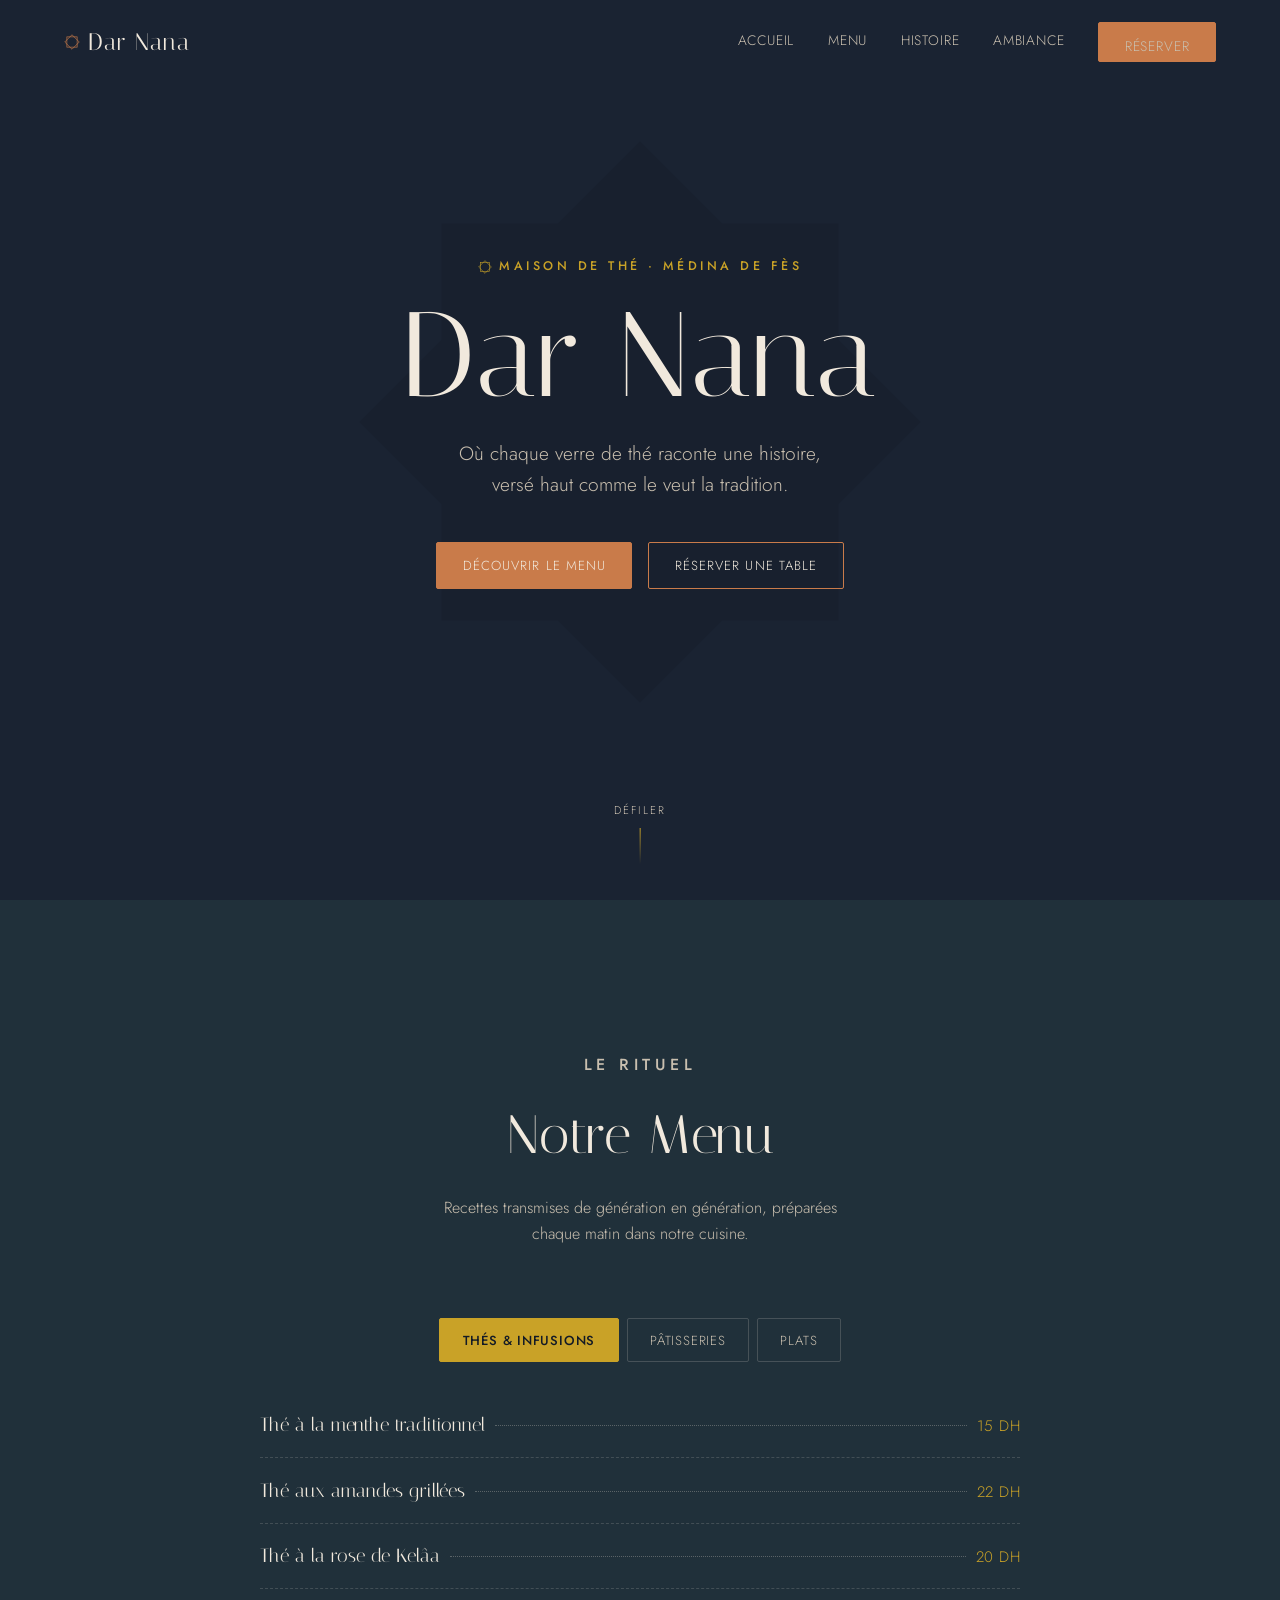
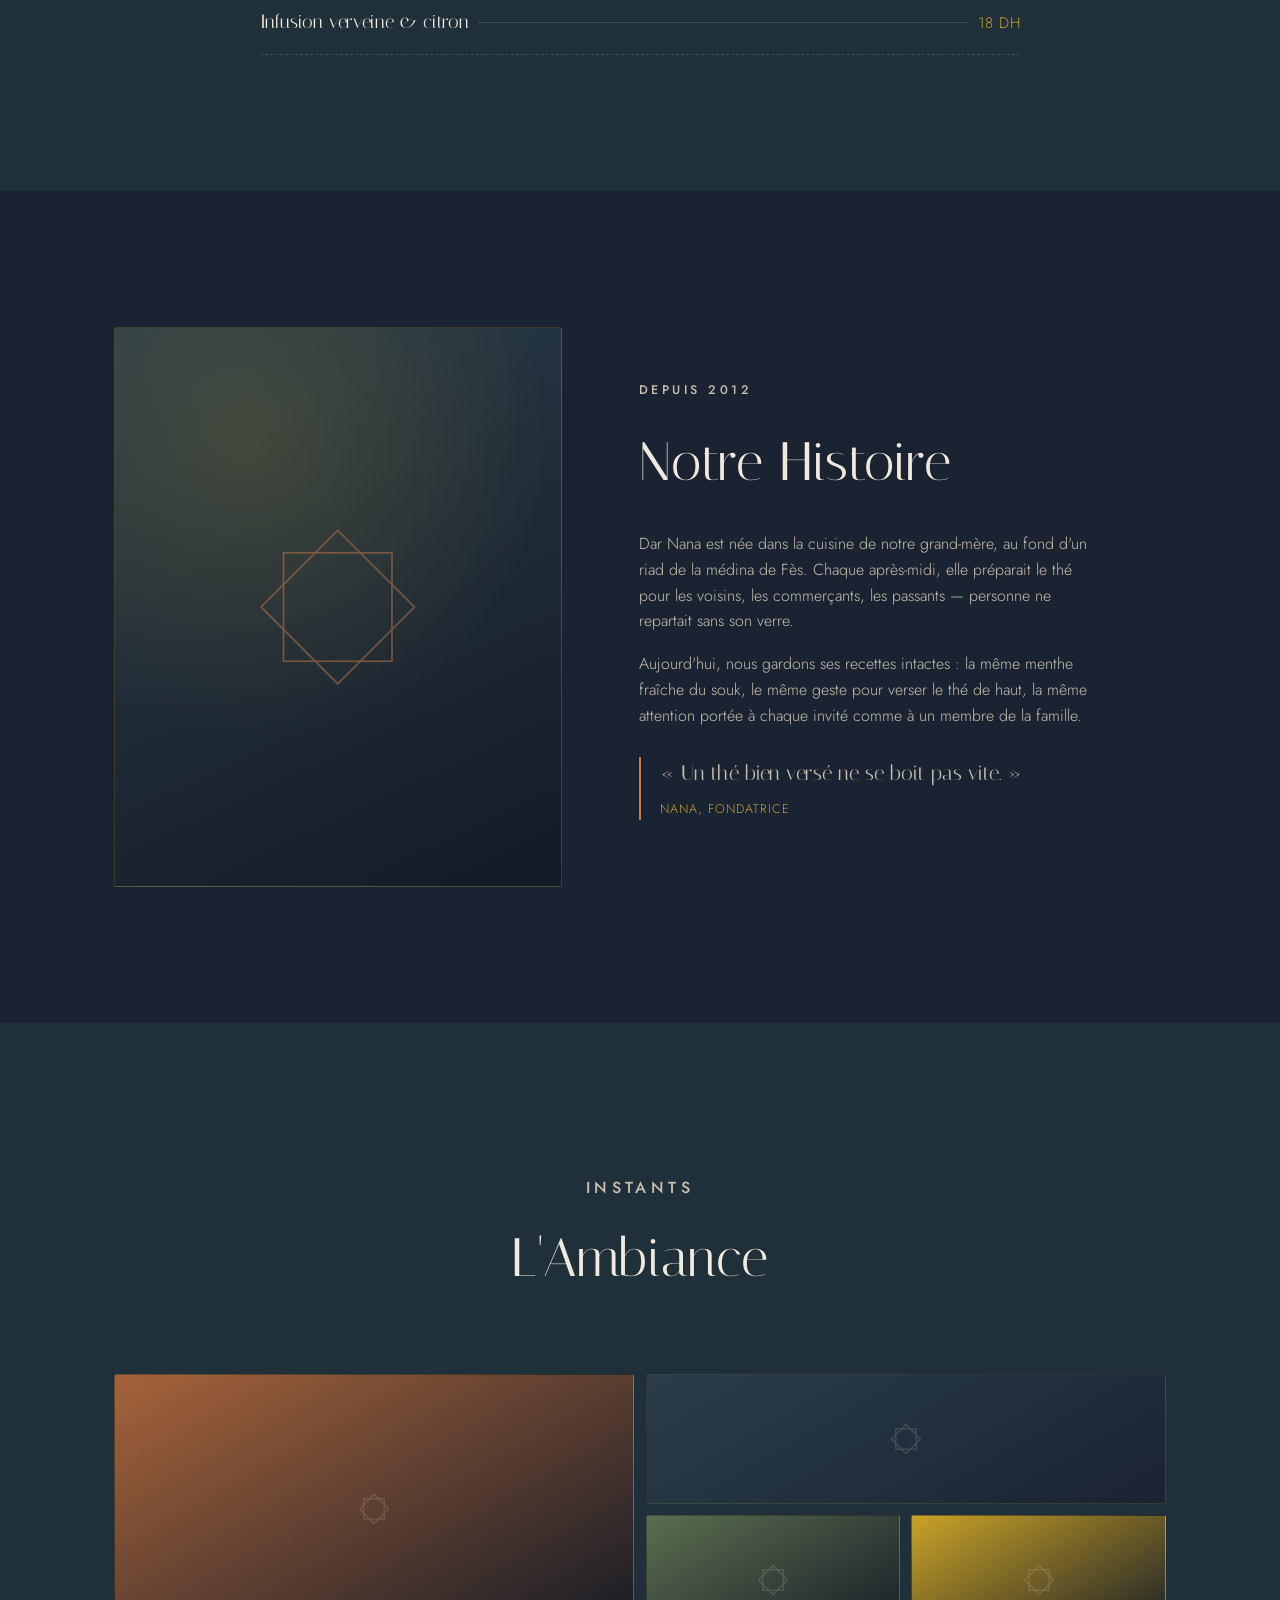
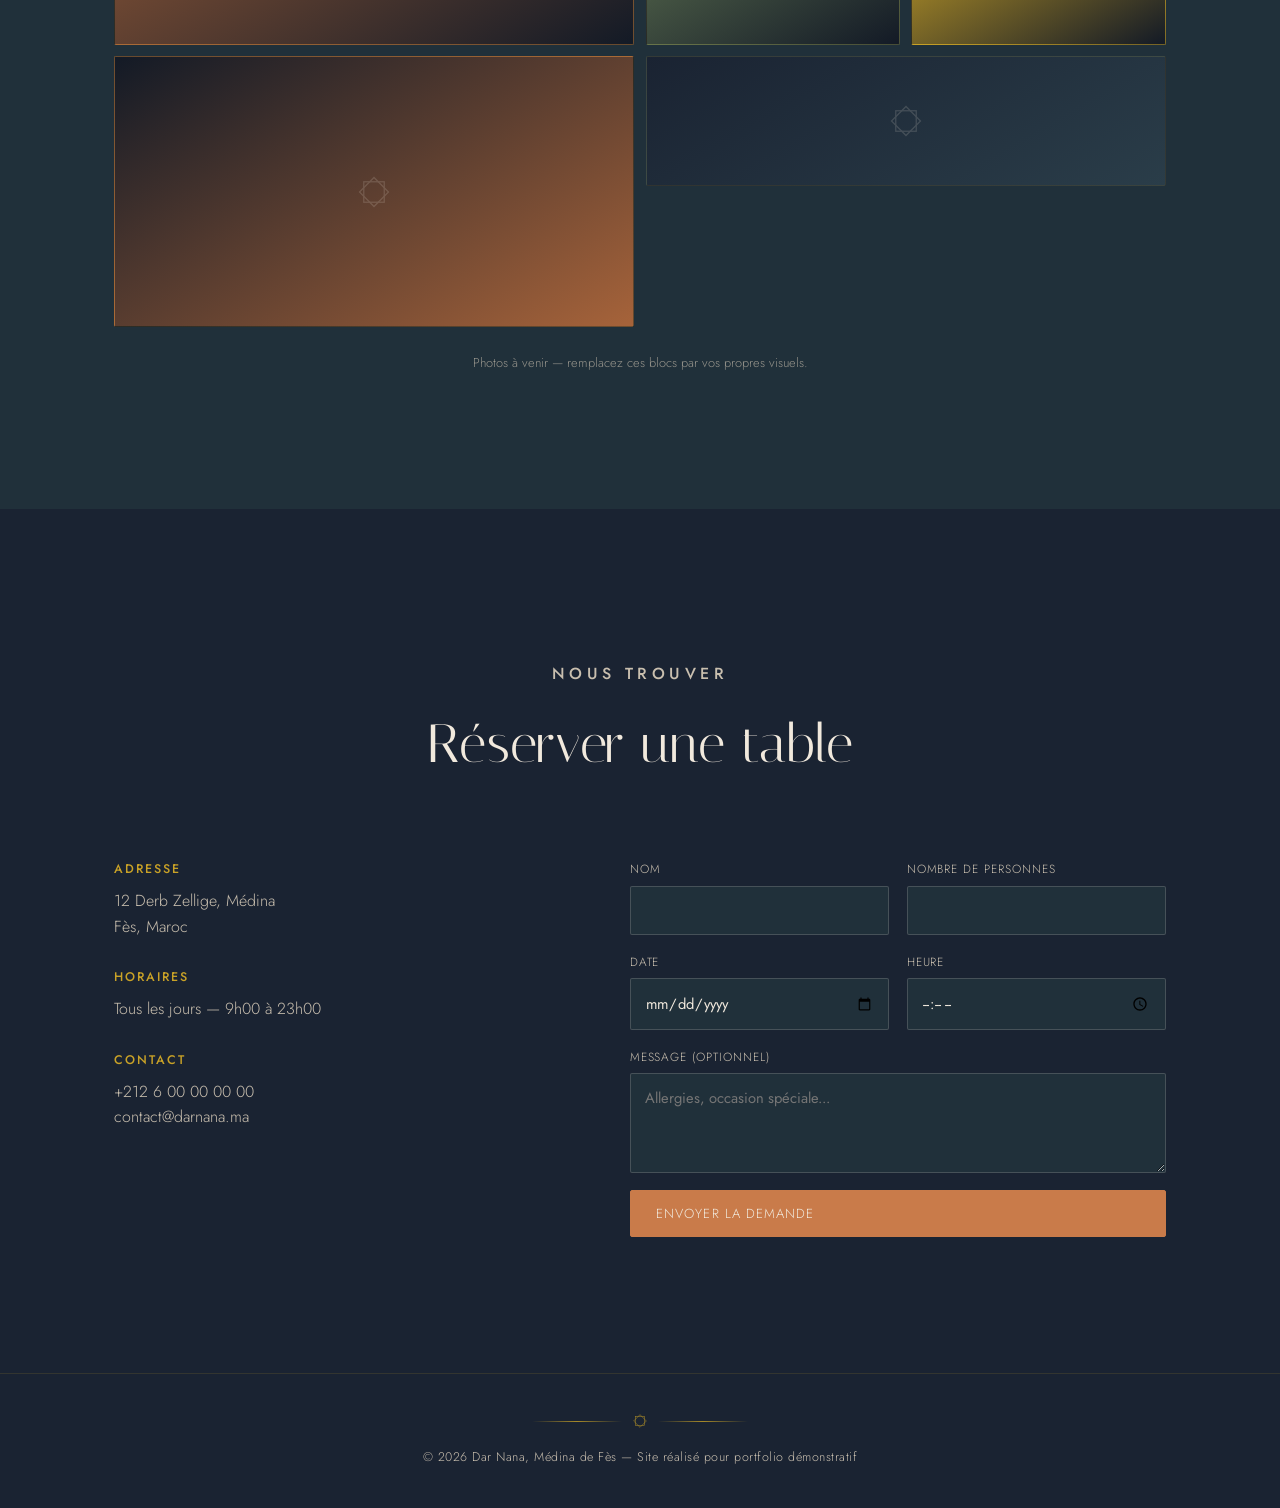
<file: Index.html>
<!DOCTYPE html>
<html lang="fr">
<head>
<meta charset="UTF-8">
<meta name="viewport" content="width=device-width, initial-scale=1.0">
<title>Dar Nana — Maison de thé, Fès</title>
<meta name="description" content="Dar Nana, maison de thé traditionnelle au cœur de la médina de Fès. Thés à la menthe, pâtisseries maison et plats marocains.">
<link rel="preconnect" href="https://fonts.googleapis.com">
<link rel="preconnect" href="https://fonts.gstatic.com" crossorigin>
<link href="https://fonts.googleapis.com/css2?family=Italiana&family=Jost:wght@300;400;500;600&display=swap" rel="stylesheet">
<link rel="stylesheet" href="cafe.css">
</head>
<body>

 
<svg width="0" height="0" style="position:absolute">
  <symbol id="star8" viewBox="0 0 100 100">
    <rect x="18" y="18" width="64" height="64"></rect>
    <rect x="18" y="18" width="64" height="64" transform="rotate(45 50 50)"></rect>
  </symbol>
</svg>

<header class="nav" id="nav">
  <a href="#accueil" class="nav__logo">
    <svg class="star8"><use href="#star8"></use></svg>
    Dar Nana
  </a>
  <nav class="nav__links" id="navLinks">
    <a href="#accueil">Accueil</a>
    <a href="#menu">Menu</a>
    <a href="#histoire">Histoire</a>
    <a href="#ambiance">Ambiance</a>
    <a href="#contact" class="btn btn--solid">Réserver</a>
  </nav>
  <button class="nav__toggle" id="navToggle" aria-label="Ouvrir le menu" aria-expanded="false">
    <span></span><span></span><span></span>
  </button>
</header>

<main>

  <!-- HERO -->
  <section class="hero" id="accueil">
    <svg class="hero__star"><use href="#star8"></use></svg>
    <div class="hero__content">
      <p class="eyebrow"><svg class="star8"><use href="#star8"></use></svg> Maison de thé · Médina de Fès</p>
      <h1>Dar Nana</h1>
      <p class="hero__sub">Où chaque verre de thé raconte une histoire, versé haut comme le veut la tradition.</p>
      <div class="hero__actions">
        <a href="#menu" class="btn btn--solid">Découvrir le menu</a>
        <a href="#contact" class="btn">Réserver une table</a>
      </div>
    </div>
    <div class="scroll-cue">
      <span>Défiler</span>
      <span class="scroll-cue__line"></span>
    </div>
  </section>

  <!-- MENU -->
  <section class="menu" id="menu">
    <div class="wrap">
      <div class="section-head reveal">
        <p class="eyebrow">Le Rituel</p>
        <h2>Notre Menu</h2>
        <p>Recettes transmises de génération en génération, préparées chaque matin dans notre cuisine.</p>
      </div>

      <div class="menu__tabs reveal" role="tablist">
        <button class="menu__tab is-active" data-tab="thes">Thés &amp; Infusions</button>
        <button class="menu__tab" data-tab="patisseries">Pâtisseries</button>
        <button class="menu__tab" data-tab="plats">Plats</button>
      </div>

      <div class="menu__panel is-active reveal" data-panel="thes">
        <div class="menu__item">
          <span class="menu__item-name">Thé à la menthe traditionnel</span>
          <span class="menu__item-leader"></span>
          <span class="menu__item-price">15 DH</span>
        </div>
        <div class="menu__item">
          <span class="menu__item-name">Thé aux amandes grillées</span>
          <span class="menu__item-leader"></span>
          <span class="menu__item-price">22 DH</span>
        </div>
        <div class="menu__item">
          <span class="menu__item-name">Thé à la rose de Kelâa</span>
          <span class="menu__item-leader"></span>
          <span class="menu__item-price">20 DH</span>
        </div>
        <div class="menu__item">
          <span class="menu__item-name">Infusion verveine &amp; citron</span>
          <span class="menu__item-leader"></span>
          <span class="menu__item-price">18 DH</span>
        </div>
      </div>

      <div class="menu__panel" data-panel="patisseries">
        <div class="menu__item">
          <span class="menu__item-name">Cornes de gazelle (x3)</span>
          <span class="menu__item-leader"></span>
          <span class="menu__item-price">25 DH</span>
        </div>
        <div class="menu__item">
          <span class="menu__item-name">Chebakia au miel</span>
          <span class="menu__item-leader"></span>
          <span class="menu__item-price">20 DH</span>
        </div>
        <div class="menu__item">
          <span class="menu__item-name">Sellou maison</span>
          <span class="menu__item-leader"></span>
          <span class="menu__item-price">22 DH</span>
        </div>
        <div class="menu__item">
          <span class="menu__item-name">Briouates aux amandes</span>
          <span class="menu__item-leader"></span>
          <span class="menu__item-price">24 DH</span>
        </div>
      </div>

      <div class="menu__panel" data-panel="plats">
        <div class="menu__item">
          <span class="menu__item-name">Tagine d'agneau aux pruneaux</span>
          <span class="menu__item-leader"></span>
          <span class="menu__item-price">95 DH</span>
          <span class="menu__item-desc">Mijoté lentement avec amandes et cannelle</span>
        </div>
        <div class="menu__item">
          <span class="menu__item-name">Pastilla au poulet</span>
          <span class="menu__item-leader"></span>
          <span class="menu__item-price">80 DH</span>
        </div>
        <div class="menu__item">
          <span class="menu__item-name">Couscous royal</span>
          <span class="menu__item-leader"></span>
          <span class="menu__item-price">90 DH</span>
          <span class="menu__item-desc">Disponible le vendredi</span>
        </div>
        <div class="menu__item">
          <span class="menu__item-name">Harira traditionnelle</span>
          <span class="menu__item-leader"></span>
          <span class="menu__item-price">35 DH</span>
        </div>
      </div>
    </div>
  </section>

  <!-- ABOUT -->
  <section class="about" id="histoire">
    <div class="wrap about__grid">
      <div class="about__art reveal">
        <svg class="star8"><use href="#star8"></use></svg>
      </div>
      <div class="reveal">
        <p class="eyebrow about__eyebrow">Depuis 2012</p>
        <h2>Notre Histoire</h2>
        <p>Dar Nana est née dans la cuisine de notre grand-mère, au fond d'un riad de la médina de Fès. Chaque après-midi, elle préparait le thé pour les voisins, les commerçants, les passants — personne ne repartait sans son verre.</p>
        <p>Aujourd'hui, nous gardons ses recettes intactes : la même menthe fraîche du souk, le même geste pour verser le thé de haut, la même attention portée à chaque invité comme à un membre de la famille.</p>
        <p class="about__quote">« Un thé bien versé ne se boit pas vite. »
          <span>Nana, fondatrice</span>
        </p>
      </div>
    </div>
  </section>

  <!-- GALLERY -->
  <section class="gallery" id="ambiance">
    <div class="wrap">
      <div class="section-head reveal">
        <p class="eyebrow">Instants</p>
        <h2>L'Ambiance</h2>
      </div>
      <div class="gallery__grid reveal">
        <div class="gallery__item gallery__item--1">
          <svg class="star8"><use href="#star8"></use></svg>
          <span class="gallery__caption">Le patio</span>
        </div>
        <div class="gallery__item gallery__item--2">
          <svg class="star8"><use href="#star8"></use></svg>
          <span class="gallery__caption">Service du thé</span>
        </div>
        <div class="gallery__item gallery__item--3">
          <svg class="star8"><use href="#star8"></use></svg>
          <span class="gallery__caption">Menthe fraîche</span>
        </div>
        <div class="gallery__item gallery__item--4">
          <svg class="star8"><use href="#star8"></use></svg>
          <span class="gallery__caption">Plateau de cuivre</span>
        </div>
        <div class="gallery__item gallery__item--5">
          <svg class="star8"><use href="#star8"></use></svg>
          <span class="gallery__caption">Coin lecture</span>
        </div>
        <div class="gallery__item gallery__item--6">
          <svg class="star8"><use href="#star8"></use></svg>
          <span class="gallery__caption">Pâtisseries du jour</span>
        </div>
      </div>
      <p class="gallery__note">Photos à venir — remplacez ces blocs par vos propres visuels.</p>
    </div>
  </section>

  <!-- CONTACT -->
  <section class="contact" id="contact">
    <div class="wrap">
      <div class="section-head reveal">
        <p class="eyebrow">Nous trouver</p>
        <h2>Réserver une table</h2>
      </div>
      <div class="contact__grid reveal">
        <div>
          <div class="info-row">
            <h3>Adresse</h3>
            <p>12 Derb Zellige, Médina<br>Fès, Maroc</p>
          </div>
          <div class="info-row">
            <h3>Horaires</h3>
            <p>Tous les jours — 9h00 à 23h00</p>
          </div>
          <div class="info-row">
            <h3>Contact</h3>
            <p>+212 6 00 00 00 00<br>contact@darnana.ma</p>
          </div>
        </div>

        <form class="form-grid" id="reserveForm">
          <div class="form-row">
            <div class="field">
              <label for="name">Nom</label>
              <input type="text" id="name" name="name" required>
            </div>
            <div class="field">
              <label for="guests">Nombre de personnes</label>
              <input type="number" id="guests" name="guests" min="1" max="20" required>
            </div>
          </div>
          <div class="form-row">
            <div class="field">
              <label for="date">Date</label>
              <input type="date" id="date" name="date" required>
            </div>
            <div class="field">
              <label for="time">Heure</label>
              <input type="time" id="time" name="time" required>
            </div>
          </div>
          <div class="field">
            <label for="message">Message (optionnel)</label>
            <textarea id="message" name="message" placeholder="Allergies, occasion spéciale..."></textarea>
          </div>
          <button type="submit" class="btn btn--solid">Envoyer la demande</button>
          <p class="form-msg" id="formMsg">Merci ! Votre demande a bien été reçue, nous vous recontacterons rapidement.</p>
        </form>
      </div>
    </div>
  </section>

</main>

<footer>
  <div class="star-divider">
    <svg class="star8"><use href="#star8"></use></svg>
  </div>
  <p>© 2026 Dar Nana, Médina de Fès — Site réalisé pour portfolio démonstratif</p>
</footer>

<script src="cafe.js"></script>
</body>
</html>
</file>
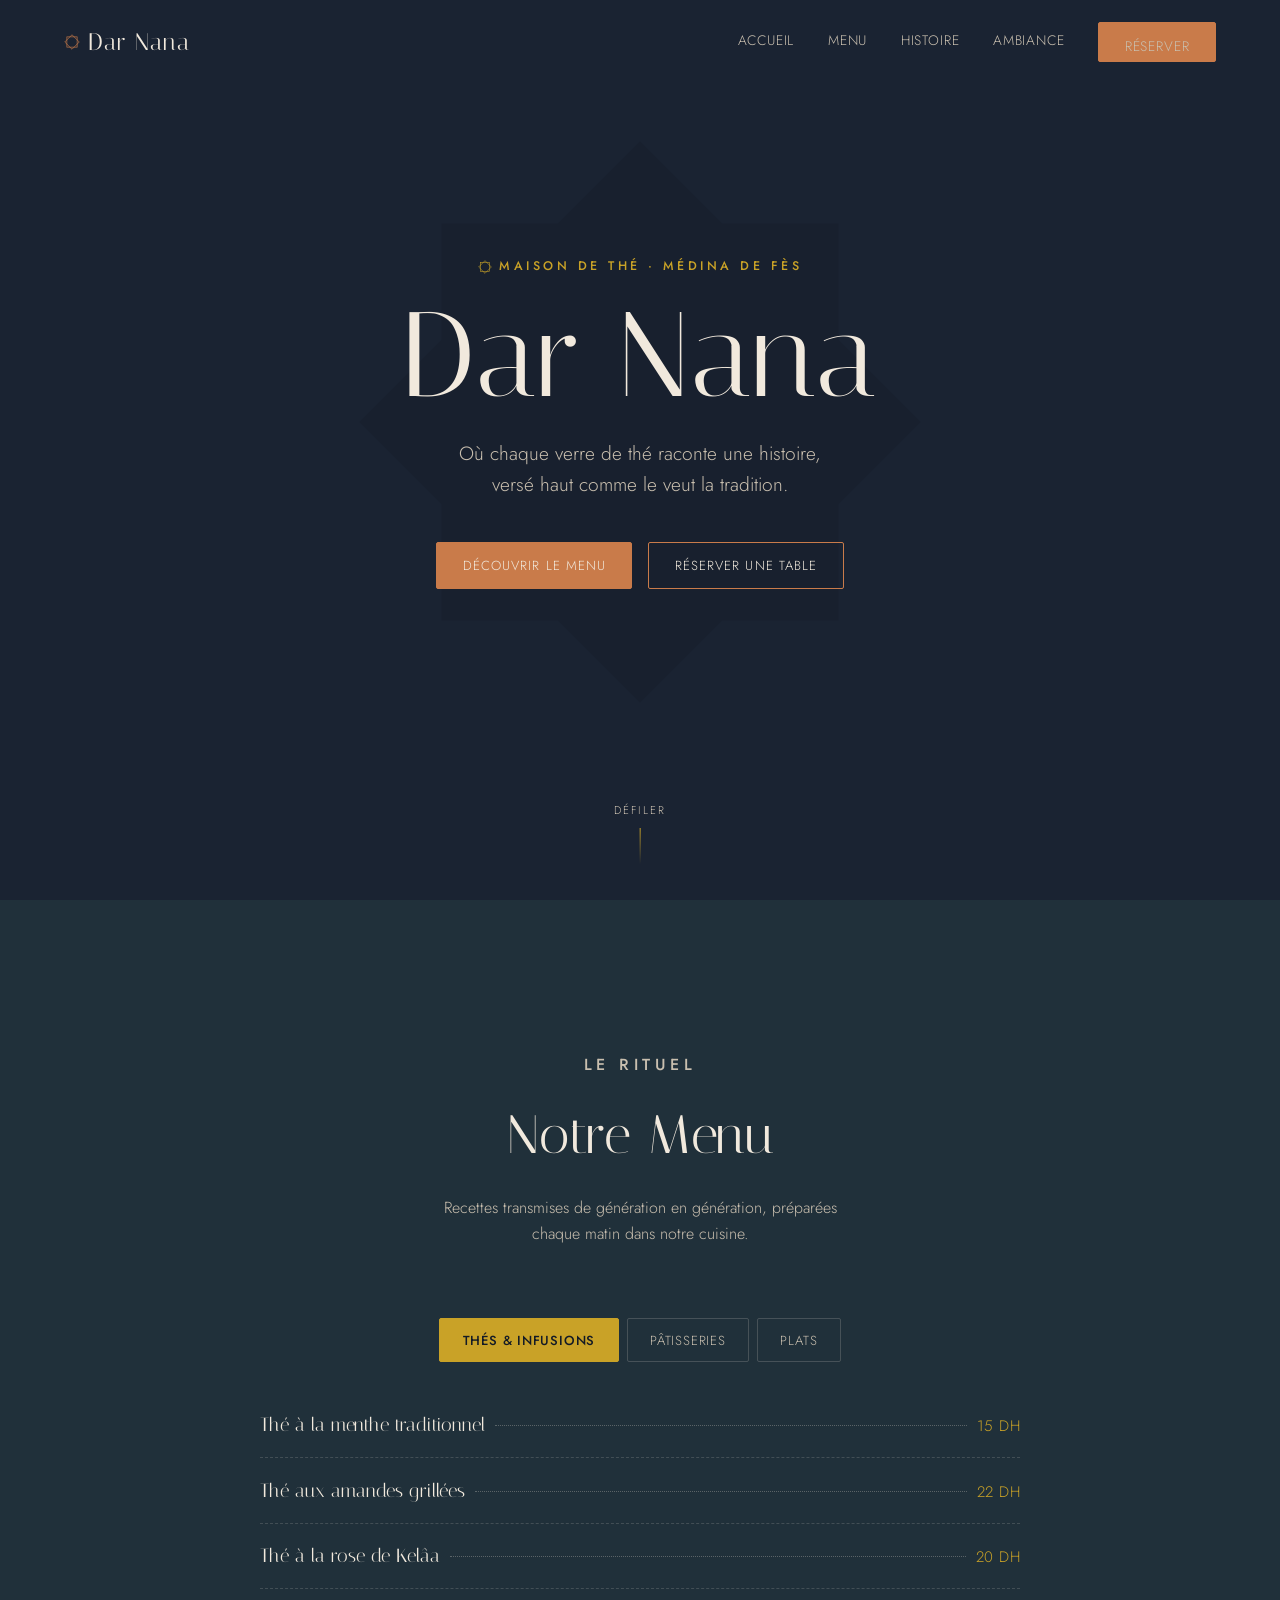
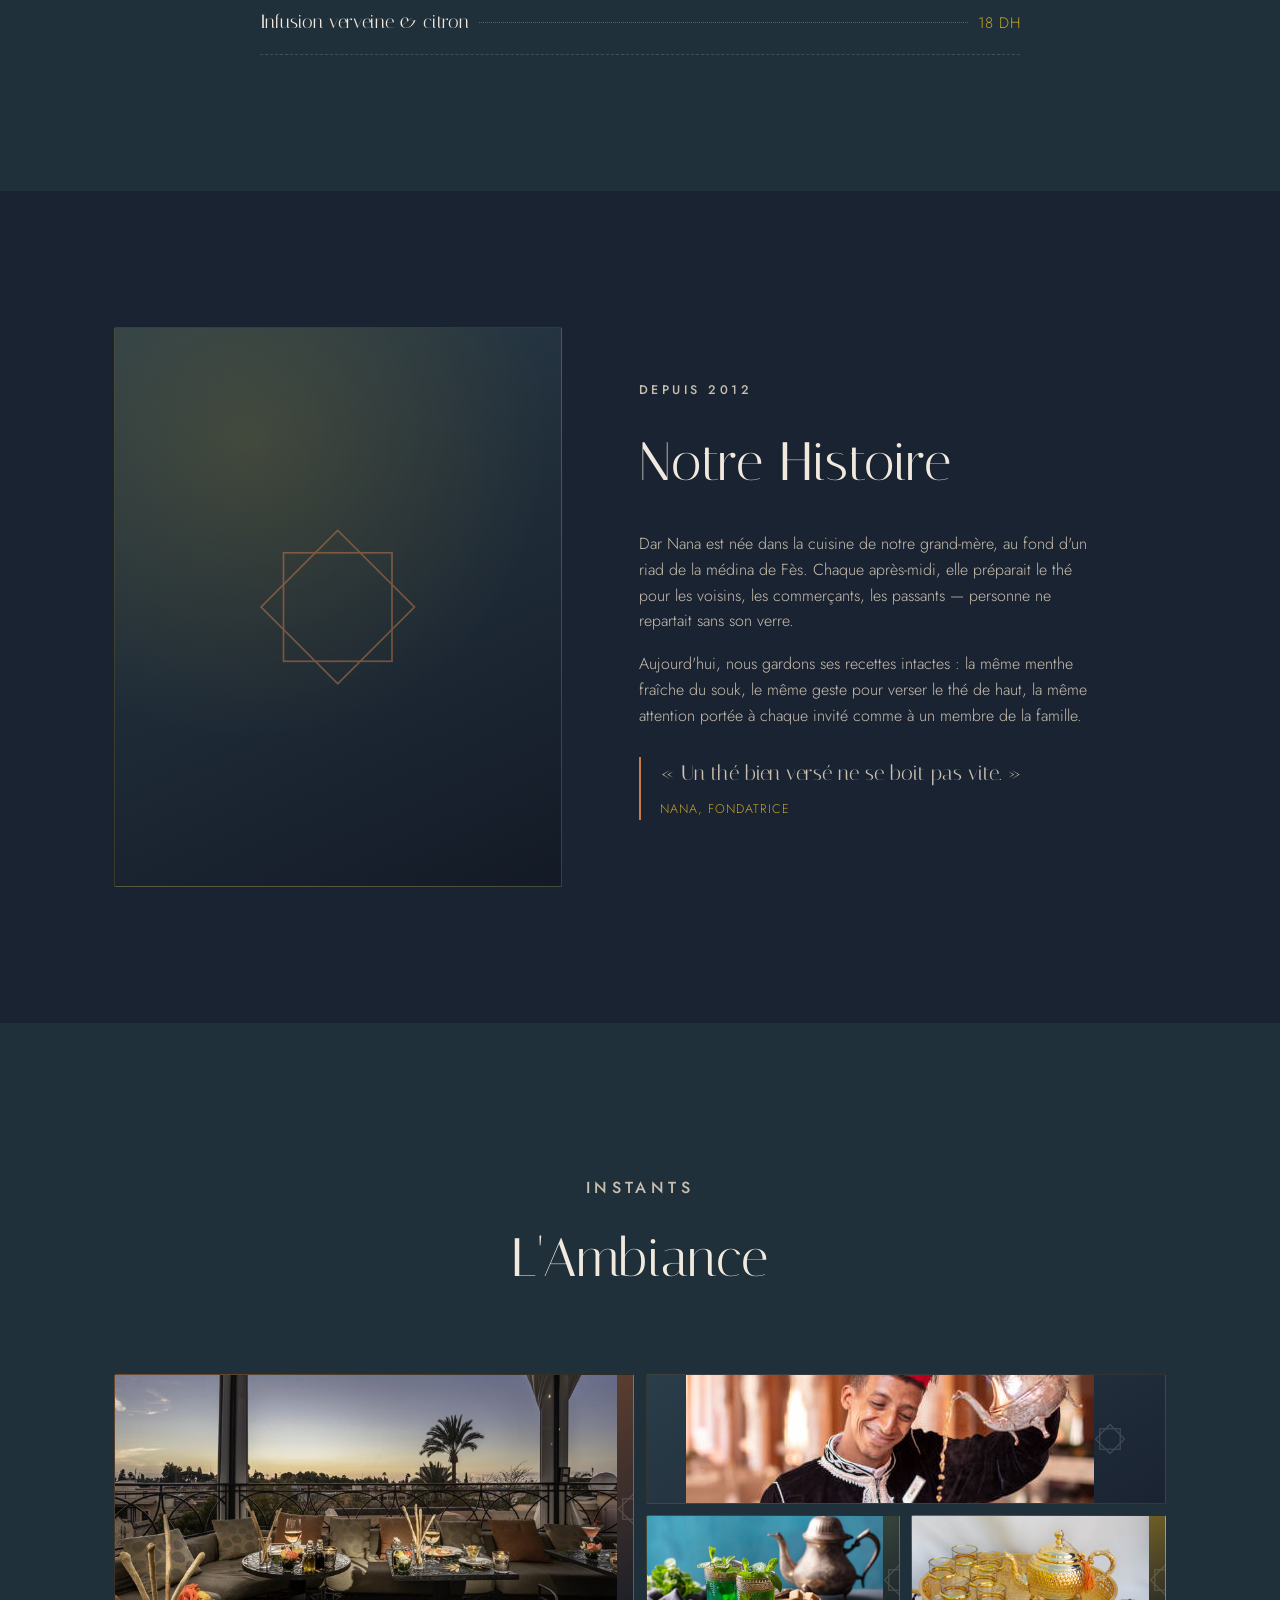
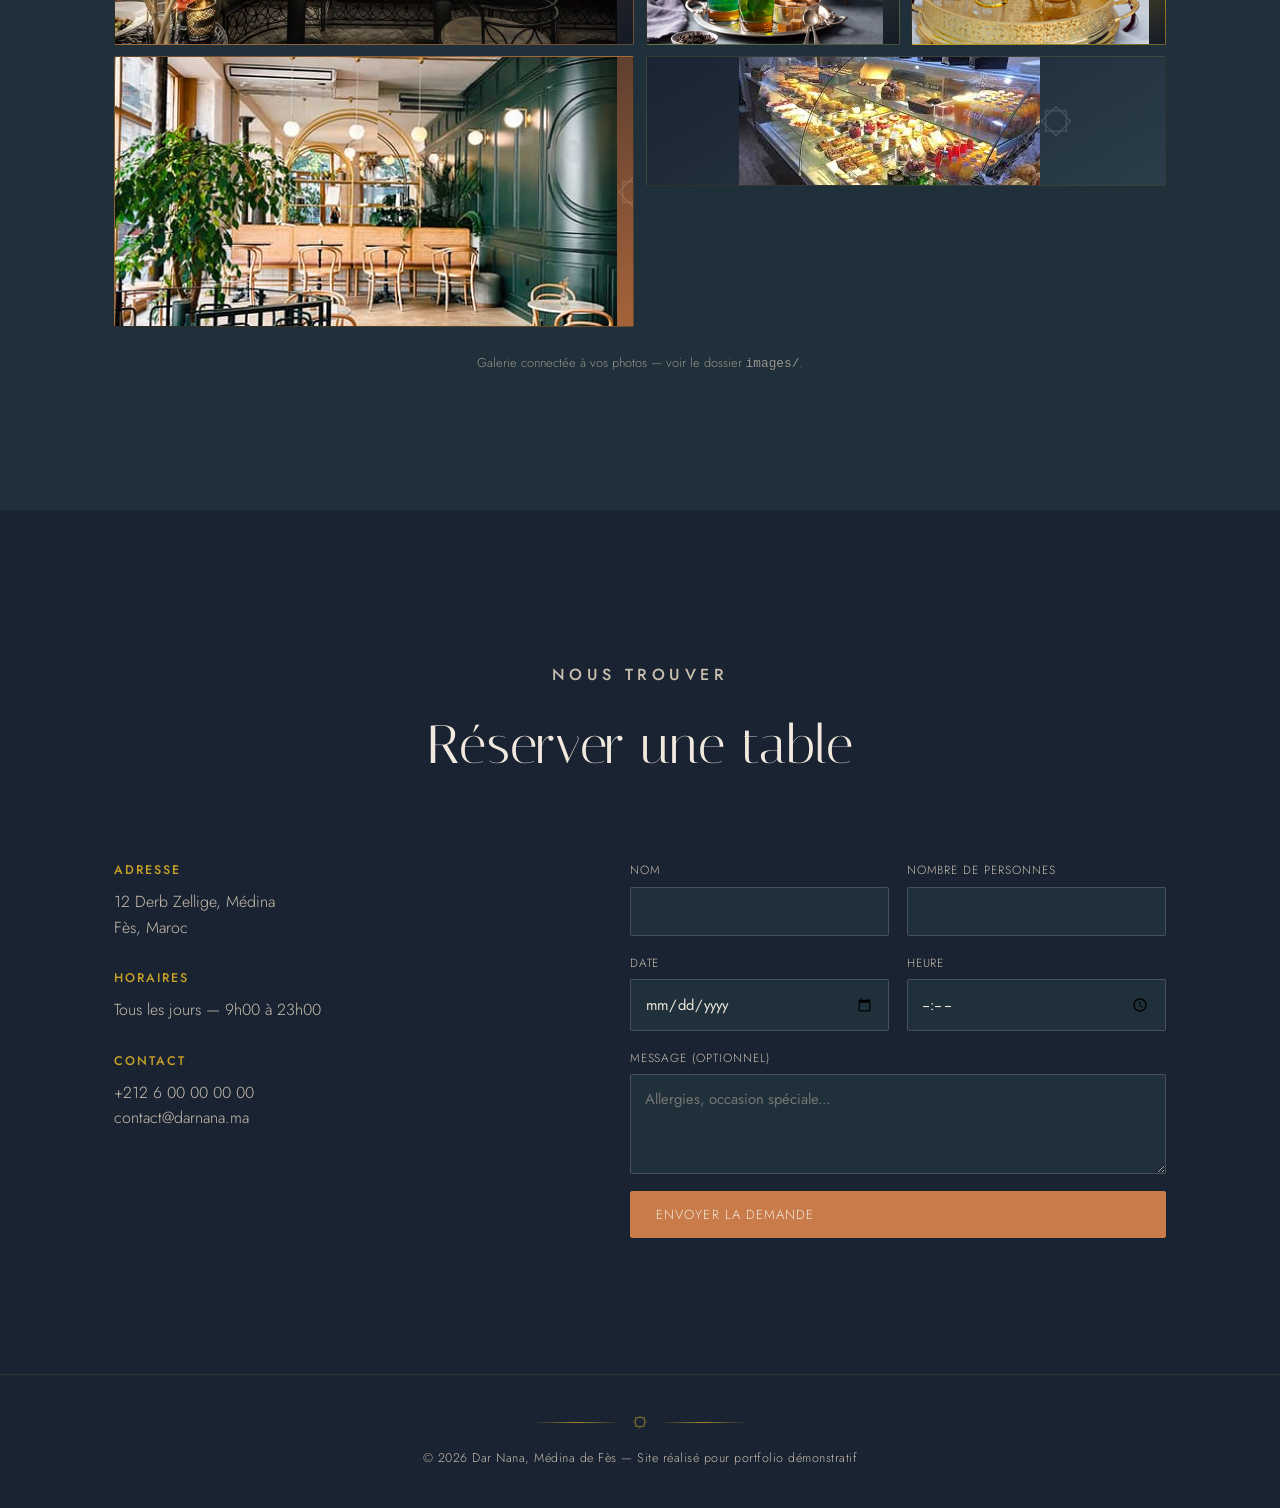
<file: index.html>
<!DOCTYPE html>
<html lang="fr">
<head>
<meta charset="UTF-8">
<meta name="viewport" content="width=device-width, initial-scale=1.0">
<title>Dar Nana — Maison de thé, Fès</title>
<meta name="description" content="Dar Nana, maison de thé traditionnelle au cœur de la médina de Fès. Thés à la menthe, pâtisseries maison et plats marocains.">
<link rel="preconnect" href="https://fonts.googleapis.com">
<link rel="preconnect" href="https://fonts.gstatic.com" crossorigin>
<link href="https://fonts.googleapis.com/css2?family=Italiana&family=Jost:wght@300;400;500;600&display=swap" rel="stylesheet">
<link rel="stylesheet" href="style.css">
</head>
<body>

<!-- Symbole étoile zellige (khatim), réutilisé dans tout le site -->
<svg width="0" height="0" style="position:absolute">
  <symbol id="star8" viewBox="0 0 100 100">
    <rect x="18" y="18" width="64" height="64"></rect>
    <rect x="18" y="18" width="64" height="64" transform="rotate(45 50 50)"></rect>
  </symbol>
</svg>

<header class="nav" id="nav">
  <a href="#accueil" class="nav__logo">
    <svg class="star8"><use href="#star8"></use></svg>
    Dar Nana
  </a>
  <nav class="nav__links" id="navLinks">
    <a href="#accueil">Accueil</a>
    <a href="#menu">Menu</a>
    <a href="#histoire">Histoire</a>
    <a href="#ambiance">Ambiance</a>
    <a href="#contact" class="btn btn--solid">Réserver</a>
  </nav>
  <button class="nav__toggle" id="navToggle" aria-label="Ouvrir le menu" aria-expanded="false">
    <span></span><span></span><span></span>
  </button>
</header>

<main>

  <!-- HERO -->
  <section class="hero" id="accueil">
    <svg class="hero__star"><use href="#star8"></use></svg>
    <div class="hero__content">
      <p class="eyebrow"><svg class="star8"><use href="#star8"></use></svg> Maison de thé · Médina de Fès</p>
      <h1>Dar Nana</h1>
      <p class="hero__sub">Où chaque verre de thé raconte une histoire, versé haut comme le veut la tradition.</p>
      <div class="hero__actions">
        <a href="#menu" class="btn btn--solid">Découvrir le menu</a>
        <a href="#contact" class="btn">Réserver une table</a>
      </div>
    </div>
    <div class="scroll-cue">
      <span>Défiler</span>
      <span class="scroll-cue__line"></span>
    </div>
  </section>

  <!-- MENU -->
  <section class="menu" id="menu">
    <div class="wrap">
      <div class="section-head reveal">
        <p class="eyebrow">Le Rituel</p>
        <h2>Notre Menu</h2>
        <p>Recettes transmises de génération en génération, préparées chaque matin dans notre cuisine.</p>
      </div>

      <div class="menu__tabs reveal" role="tablist">
        <button class="menu__tab is-active" data-tab="thes">Thés &amp; Infusions</button>
        <button class="menu__tab" data-tab="patisseries">Pâtisseries</button>
        <button class="menu__tab" data-tab="plats">Plats</button>
      </div>

      <div class="menu__panel is-active reveal" data-panel="thes">
        <div class="menu__item">
          <span class="menu__item-name">Thé à la menthe traditionnel</span>
          <span class="menu__item-leader"></span>
          <span class="menu__item-price">15 DH</span>
        </div>
        <div class="menu__item">
          <span class="menu__item-name">Thé aux amandes grillées</span>
          <span class="menu__item-leader"></span>
          <span class="menu__item-price">22 DH</span>
        </div>
        <div class="menu__item">
          <span class="menu__item-name">Thé à la rose de Kelâa</span>
          <span class="menu__item-leader"></span>
          <span class="menu__item-price">20 DH</span>
        </div>
        <div class="menu__item">
          <span class="menu__item-name">Infusion verveine &amp; citron</span>
          <span class="menu__item-leader"></span>
          <span class="menu__item-price">18 DH</span>
        </div>
      </div>

      <div class="menu__panel" data-panel="patisseries">
        <div class="menu__item">
          <span class="menu__item-name">Cornes de gazelle (x3)</span>
          <span class="menu__item-leader"></span>
          <span class="menu__item-price">25 DH</span>
        </div>
        <div class="menu__item">
          <span class="menu__item-name">Chebakia au miel</span>
          <span class="menu__item-leader"></span>
          <span class="menu__item-price">20 DH</span>
        </div>
        <div class="menu__item">
          <span class="menu__item-name">Sellou maison</span>
          <span class="menu__item-leader"></span>
          <span class="menu__item-price">22 DH</span>
        </div>
        <div class="menu__item">
          <span class="menu__item-name">Briouates aux amandes</span>
          <span class="menu__item-leader"></span>
          <span class="menu__item-price">24 DH</span>
        </div>
      </div>

      <div class="menu__panel" data-panel="plats">
        <div class="menu__item">
          <span class="menu__item-name">Tagine d'agneau aux pruneaux</span>
          <span class="menu__item-leader"></span>
          <span class="menu__item-price">95 DH</span>
          <span class="menu__item-desc">Mijoté lentement avec amandes et cannelle</span>
        </div>
        <div class="menu__item">
          <span class="menu__item-name">Pastilla au poulet</span>
          <span class="menu__item-leader"></span>
          <span class="menu__item-price">80 DH</span>
        </div>
        <div class="menu__item">
          <span class="menu__item-name">Couscous royal</span>
          <span class="menu__item-leader"></span>
          <span class="menu__item-price">90 DH</span>
          <span class="menu__item-desc">Disponible le vendredi</span>
        </div>
        <div class="menu__item">
          <span class="menu__item-name">Harira traditionnelle</span>
          <span class="menu__item-leader"></span>
          <span class="menu__item-price">35 DH</span>
        </div>
      </div>
    </div>
  </section>

  <!-- ABOUT -->
  <section class="about" id="histoire">
    <div class="wrap about__grid">
      <div class="about__art reveal">
        <svg class="star8"><use href="#star8"></use></svg>
      </div>
      <div class="reveal">
        <p class="eyebrow about__eyebrow">Depuis 2012</p>
        <h2>Notre Histoire</h2>
        <p>Dar Nana est née dans la cuisine de notre grand-mère, au fond d'un riad de la médina de Fès. Chaque après-midi, elle préparait le thé pour les voisins, les commerçants, les passants — personne ne repartait sans son verre.</p>
        <p>Aujourd'hui, nous gardons ses recettes intactes : la même menthe fraîche du souk, le même geste pour verser le thé de haut, la même attention portée à chaque invité comme à un membre de la famille.</p>
        <p class="about__quote">« Un thé bien versé ne se boit pas vite. »
          <span>Nana, fondatrice</span>
        </p>
      </div>
    </div>
  </section>

  <!-- GALLERY -->
  <section class="gallery" id="ambiance">
    <div class="wrap">
      <div class="section-head reveal">
        <p class="eyebrow">Instants</p>
        <h2>L'Ambiance</h2>
      </div>
      <div class="gallery__grid reveal">
        <div class="gallery__item gallery__item--1">
          <img src="patio.png" alt="Patio intérieur de Dar Nana avec fontaine en zellige" loading="lazy">
          <svg class="star8"><use href="#star8"></use></svg>
          <span class="gallery__caption">Le patio</span>
        </div>
        <div class="gallery__item gallery__item--2">
          <img src="service-the.jpg" alt="Service traditionnel du thé à la menthe versé de haut" loading="lazy">
          <svg class="star8"><use href="#star8"></use></svg>
          <span class="gallery__caption">Service du thé</span>
        </div>
        <div class="gallery__item gallery__item--3">
          <img src="menthe.jpg" alt="Bouquet de menthe fraîche du souk" loading="lazy">
          <svg class="star8"><use href="#star8"></use></svg>
          <span class="gallery__caption">Menthe fraîche</span>
        </div>
        <div class="gallery__item gallery__item--4">
          <img src="plateau.jpg" alt="Plateau de cuivre traditionnel" loading="lazy">
          <svg class="star8"><use href="#star8"></use></svg>
          <span class="gallery__caption">Plateau de cuivre</span>
        </div>
        <div class="gallery__item gallery__item--5">
          <img src="coin-lecture.jpg" alt="Coin lecture avec coussins et lanternes" loading="lazy">
          <svg class="star8"><use href="#star8"></use></svg>
          <span class="gallery__caption">Coin lecture</span>
        </div>
        <div class="gallery__item gallery__item--6">
          <img src="patisseries.jpg" alt="Assortiment de pâtisseries marocaines du jour" loading="lazy">
          <svg class="star8"><use href="#star8"></use></svg>
          <span class="gallery__caption">Pâtisseries du jour</span>
        </div>
      </div>
      <p class="gallery__note">Galerie connectée à vos photos — voir le dossier <code>images/</code>.</p>
    </div>
  </section>

  <!-- CONTACT -->
  <section class="contact" id="contact">
    <div class="wrap">
      <div class="section-head reveal">
        <p class="eyebrow">Nous trouver</p>
        <h2>Réserver une table</h2>
      </div>
      <div class="contact__grid reveal">
        <div>
          <div class="info-row">
            <h3>Adresse</h3>
            <p>12 Derb Zellige, Médina<br>Fès, Maroc</p>
          </div>
          <div class="info-row">
            <h3>Horaires</h3>
            <p>Tous les jours — 9h00 à 23h00</p>
          </div>
          <div class="info-row">
            <h3>Contact</h3>
            <p>+212 6 00 00 00 00<br>contact@darnana.ma</p>
          </div>
        </div>

        <form class="form-grid" id="reserveForm">
          <div class="form-row">
            <div class="field">
              <label for="name">Nom</label>
              <input type="text" id="name" name="name" required>
            </div>
            <div class="field">
              <label for="guests">Nombre de personnes</label>
              <input type="number" id="guests" name="guests" min="1" max="20" required>
            </div>
          </div>
          <div class="form-row">
            <div class="field">
              <label for="date">Date</label>
              <input type="date" id="date" name="date" required>
            </div>
            <div class="field">
              <label for="time">Heure</label>
              <input type="time" id="time" name="time" required>
            </div>
          </div>
          <div class="field">
            <label for="message">Message (optionnel)</label>
            <textarea id="message" name="message" placeholder="Allergies, occasion spéciale..."></textarea>
          </div>
          <button type="submit" class="btn btn--solid">Envoyer la demande</button>
          <p class="form-msg" id="formMsg">Merci ! Votre demande a bien été reçue, nous vous recontacterons rapidement.</p>
        </form>
      </div>
    </div>
  </section>

</main>

<footer>
  <div class="star-divider">
    <svg class="star8"><use href="#star8"></use></svg>
  </div>
  <p>© 2026 Dar Nana, Médina de Fès — Site réalisé pour portfolio démonstratif</p>
</footer>

<script src="cafe.js"></script>
</body>
</html>
</file>
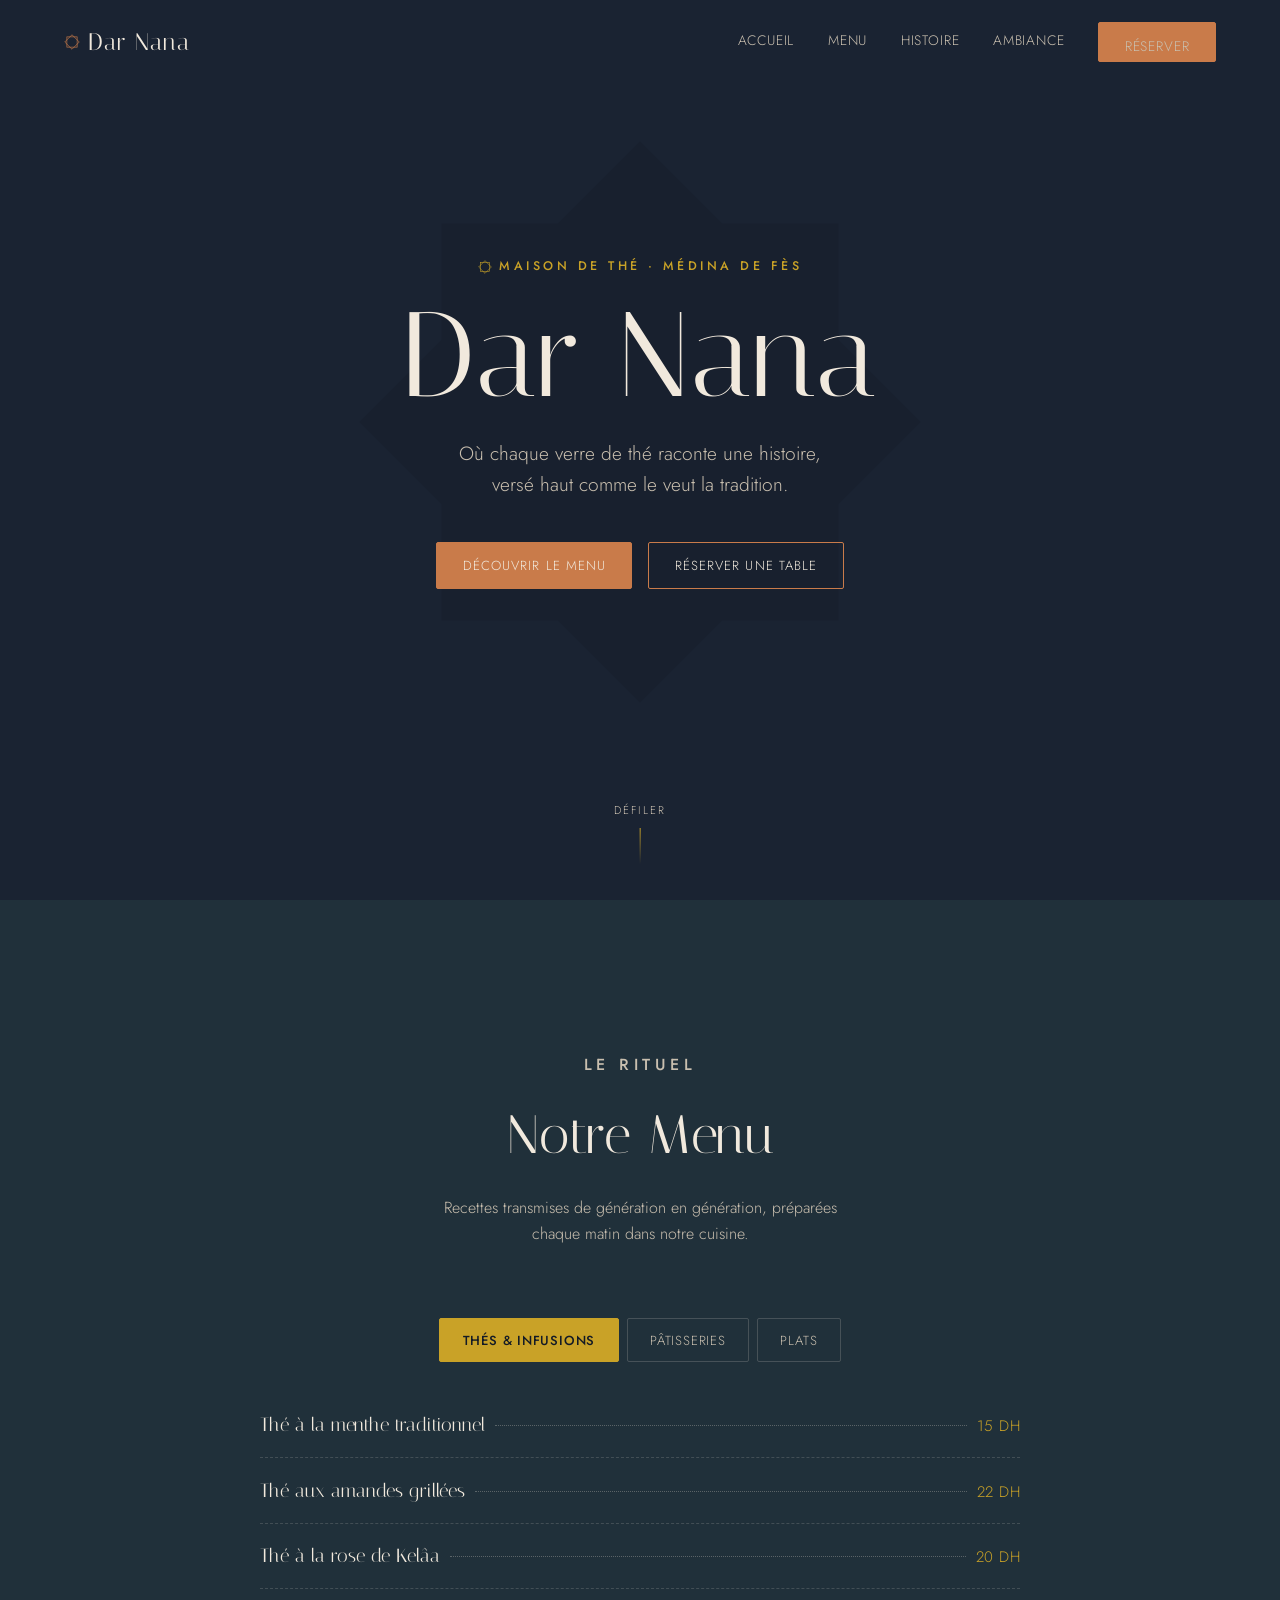
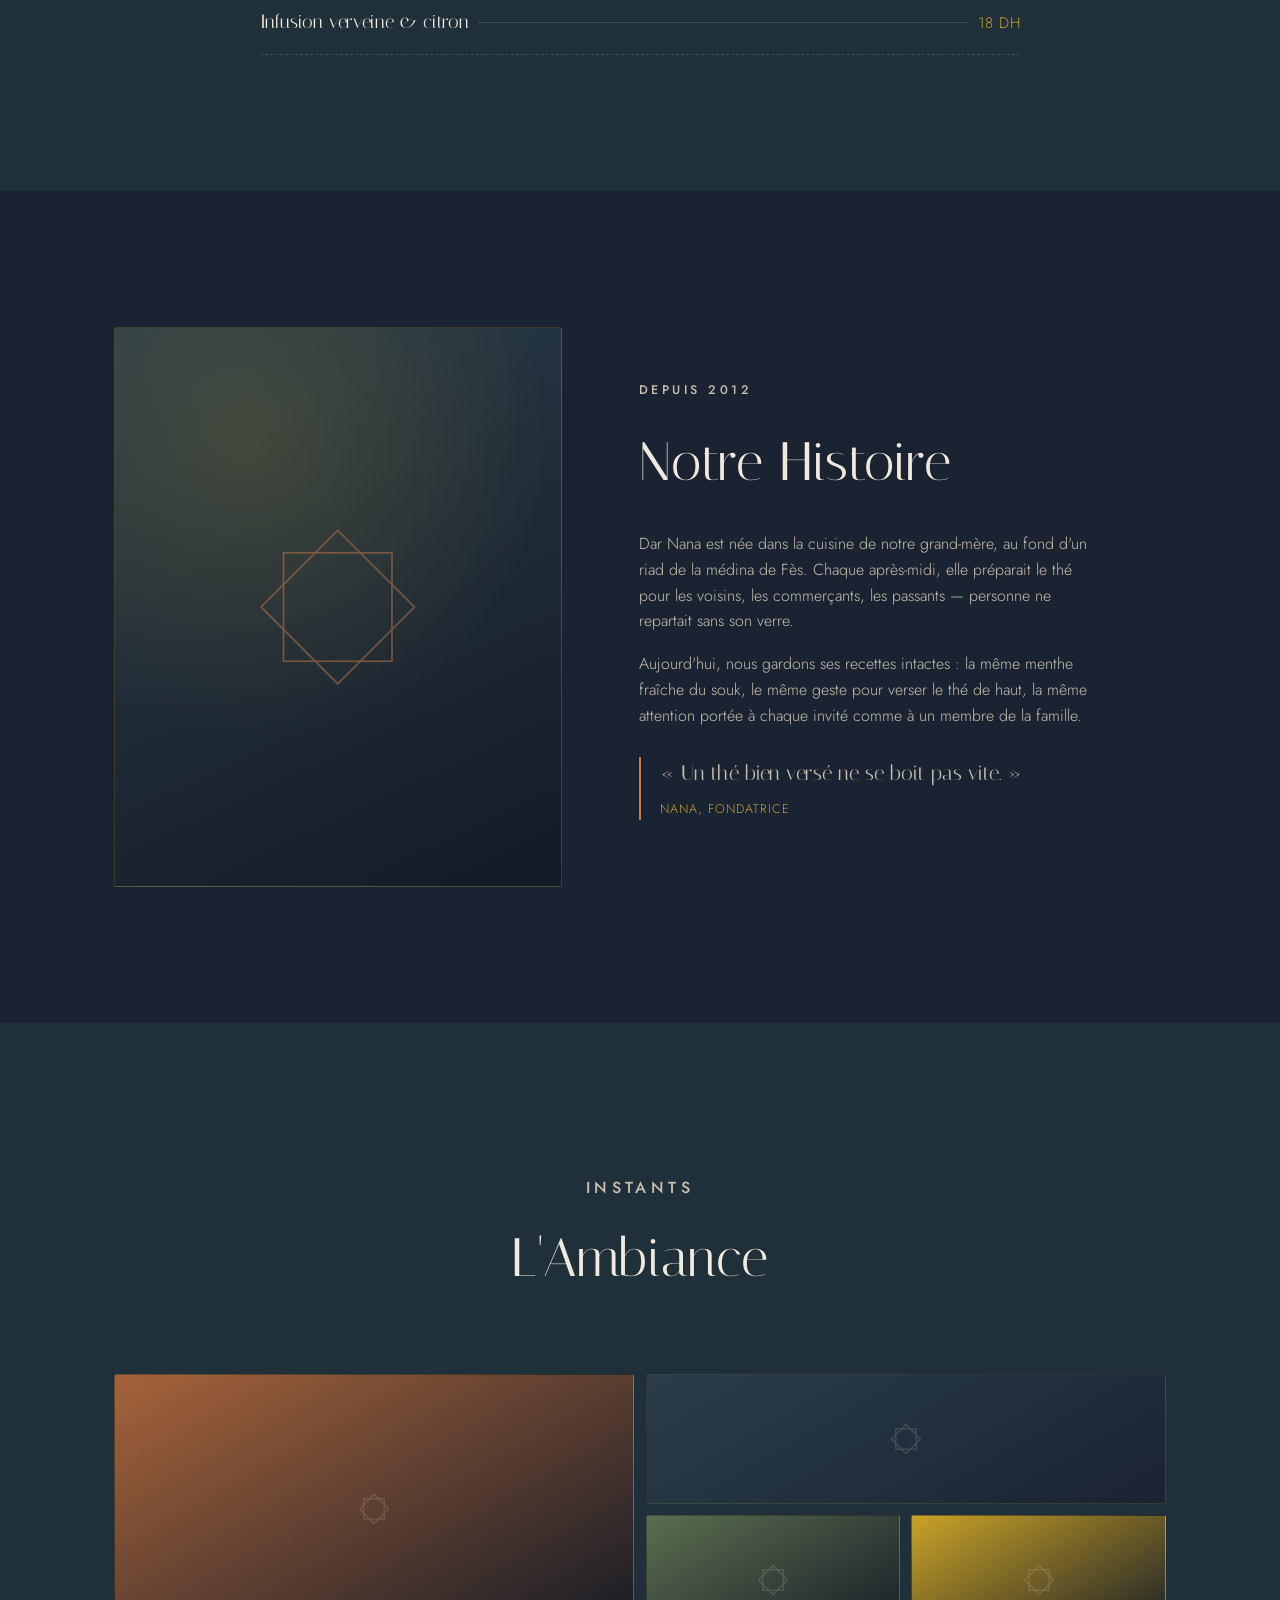
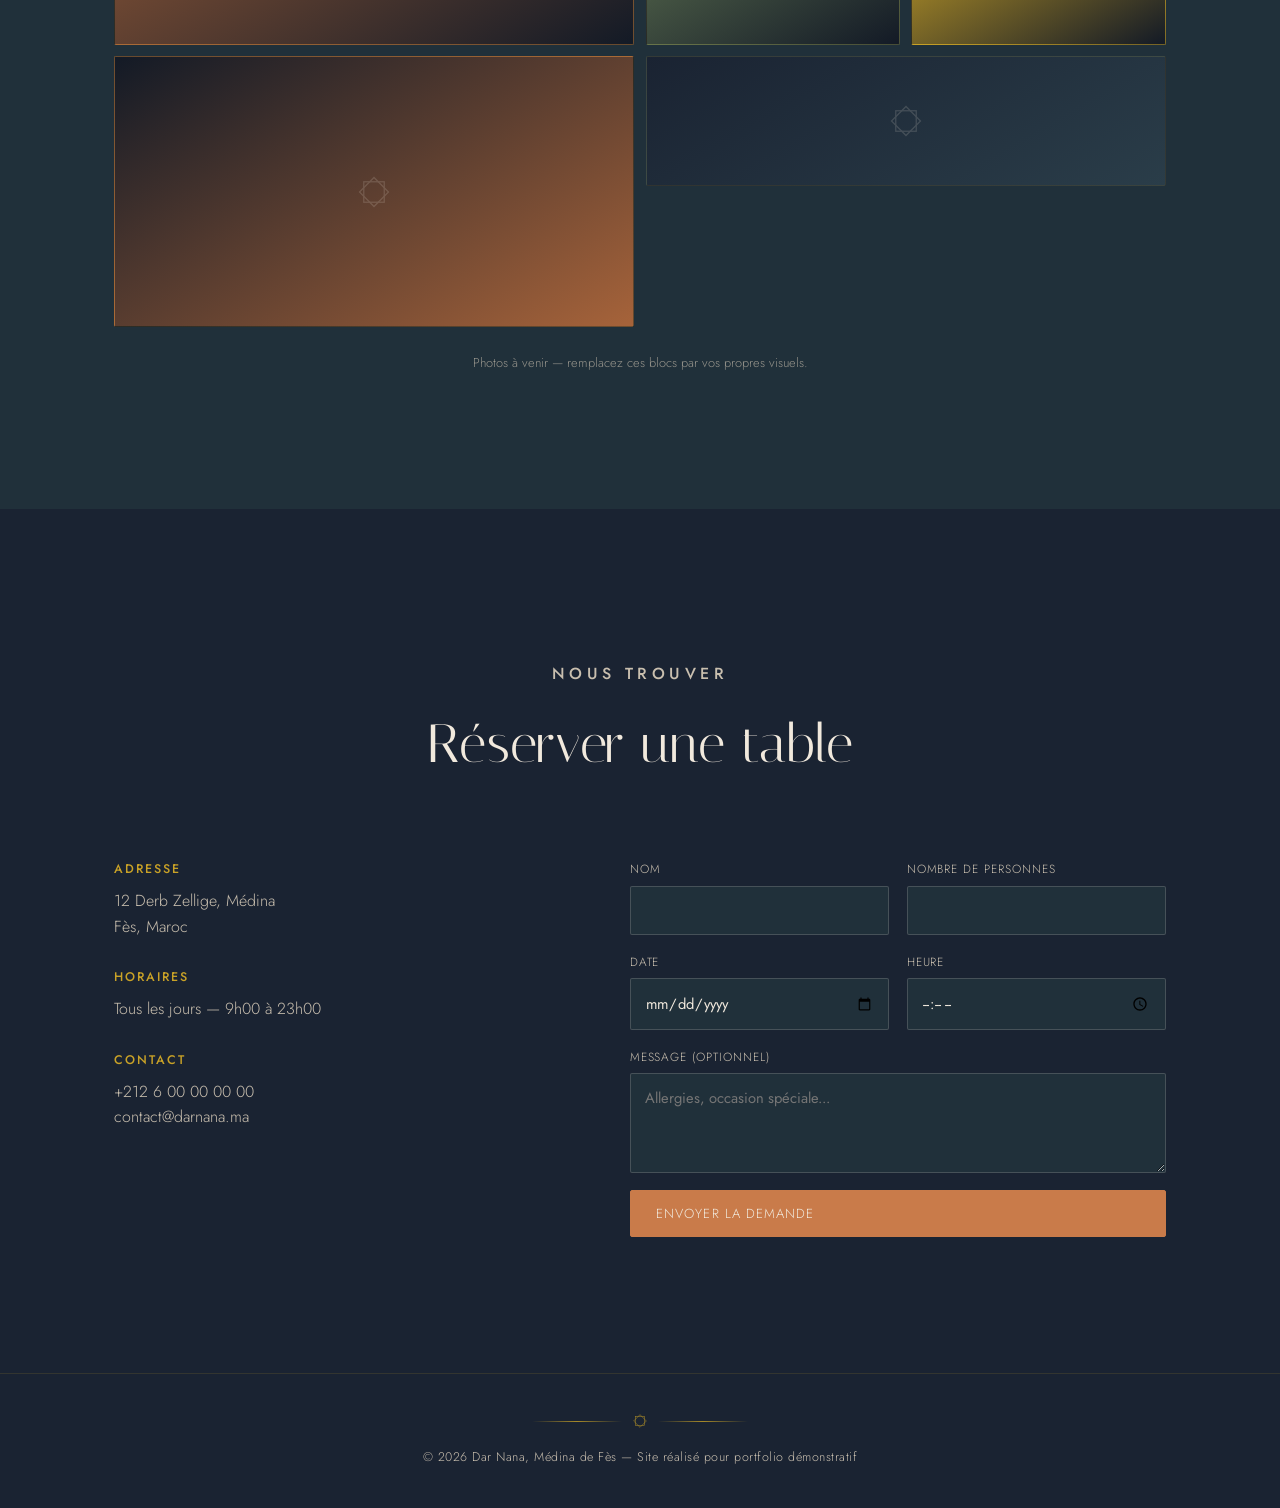
<file: cafe.html>
<!DOCTYPE html>
<html lang="fr">
<head>
<meta charset="UTF-8">
<meta name="viewport" content="width=device-width, initial-scale=1.0">
<title>Dar Nana — Maison de thé, Fès</title>
<meta name="description" content="Dar Nana, maison de thé traditionnelle au cœur de la médina de Fès. Thés à la menthe, pâtisseries maison et plats marocains.">
<link rel="preconnect" href="https://fonts.googleapis.com">
<link rel="preconnect" href="https://fonts.gstatic.com" crossorigin>
<link href="https://fonts.googleapis.com/css2?family=Italiana&family=Jost:wght@300;400;500;600&display=swap" rel="stylesheet">
<link rel="stylesheet" href="cafe.css">
</head>
<body>

 
<svg width="0" height="0" style="position:absolute">
  <symbol id="star8" viewBox="0 0 100 100">
    <rect x="18" y="18" width="64" height="64"></rect>
    <rect x="18" y="18" width="64" height="64" transform="rotate(45 50 50)"></rect>
  </symbol>
</svg>

<header class="nav" id="nav">
  <a href="#accueil" class="nav__logo">
    <svg class="star8"><use href="#star8"></use></svg>
    Dar Nana
  </a>
  <nav class="nav__links" id="navLinks">
    <a href="#accueil">Accueil</a>
    <a href="#menu">Menu</a>
    <a href="#histoire">Histoire</a>
    <a href="#ambiance">Ambiance</a>
    <a href="#contact" class="btn btn--solid">Réserver</a>
  </nav>
  <button class="nav__toggle" id="navToggle" aria-label="Ouvrir le menu" aria-expanded="false">
    <span></span><span></span><span></span>
  </button>
</header>

<main>

  <!-- HERO -->
  <section class="hero" id="accueil">
    <svg class="hero__star"><use href="#star8"></use></svg>
    <div class="hero__content">
      <p class="eyebrow"><svg class="star8"><use href="#star8"></use></svg> Maison de thé · Médina de Fès</p>
      <h1>Dar Nana</h1>
      <p class="hero__sub">Où chaque verre de thé raconte une histoire, versé haut comme le veut la tradition.</p>
      <div class="hero__actions">
        <a href="#menu" class="btn btn--solid">Découvrir le menu</a>
        <a href="#contact" class="btn">Réserver une table</a>
      </div>
    </div>
    <div class="scroll-cue">
      <span>Défiler</span>
      <span class="scroll-cue__line"></span>
    </div>
  </section>

  <!-- MENU -->
  <section class="menu" id="menu">
    <div class="wrap">
      <div class="section-head reveal">
        <p class="eyebrow">Le Rituel</p>
        <h2>Notre Menu</h2>
        <p>Recettes transmises de génération en génération, préparées chaque matin dans notre cuisine.</p>
      </div>

      <div class="menu__tabs reveal" role="tablist">
        <button class="menu__tab is-active" data-tab="thes">Thés &amp; Infusions</button>
        <button class="menu__tab" data-tab="patisseries">Pâtisseries</button>
        <button class="menu__tab" data-tab="plats">Plats</button>
      </div>

      <div class="menu__panel is-active reveal" data-panel="thes">
        <div class="menu__item">
          <span class="menu__item-name">Thé à la menthe traditionnel</span>
          <span class="menu__item-leader"></span>
          <span class="menu__item-price">15 DH</span>
        </div>
        <div class="menu__item">
          <span class="menu__item-name">Thé aux amandes grillées</span>
          <span class="menu__item-leader"></span>
          <span class="menu__item-price">22 DH</span>
        </div>
        <div class="menu__item">
          <span class="menu__item-name">Thé à la rose de Kelâa</span>
          <span class="menu__item-leader"></span>
          <span class="menu__item-price">20 DH</span>
        </div>
        <div class="menu__item">
          <span class="menu__item-name">Infusion verveine &amp; citron</span>
          <span class="menu__item-leader"></span>
          <span class="menu__item-price">18 DH</span>
        </div>
      </div>

      <div class="menu__panel" data-panel="patisseries">
        <div class="menu__item">
          <span class="menu__item-name">Cornes de gazelle (x3)</span>
          <span class="menu__item-leader"></span>
          <span class="menu__item-price">25 DH</span>
        </div>
        <div class="menu__item">
          <span class="menu__item-name">Chebakia au miel</span>
          <span class="menu__item-leader"></span>
          <span class="menu__item-price">20 DH</span>
        </div>
        <div class="menu__item">
          <span class="menu__item-name">Sellou maison</span>
          <span class="menu__item-leader"></span>
          <span class="menu__item-price">22 DH</span>
        </div>
        <div class="menu__item">
          <span class="menu__item-name">Briouates aux amandes</span>
          <span class="menu__item-leader"></span>
          <span class="menu__item-price">24 DH</span>
        </div>
      </div>

      <div class="menu__panel" data-panel="plats">
        <div class="menu__item">
          <span class="menu__item-name">Tagine d'agneau aux pruneaux</span>
          <span class="menu__item-leader"></span>
          <span class="menu__item-price">95 DH</span>
          <span class="menu__item-desc">Mijoté lentement avec amandes et cannelle</span>
        </div>
        <div class="menu__item">
          <span class="menu__item-name">Pastilla au poulet</span>
          <span class="menu__item-leader"></span>
          <span class="menu__item-price">80 DH</span>
        </div>
        <div class="menu__item">
          <span class="menu__item-name">Couscous royal</span>
          <span class="menu__item-leader"></span>
          <span class="menu__item-price">90 DH</span>
          <span class="menu__item-desc">Disponible le vendredi</span>
        </div>
        <div class="menu__item">
          <span class="menu__item-name">Harira traditionnelle</span>
          <span class="menu__item-leader"></span>
          <span class="menu__item-price">35 DH</span>
        </div>
      </div>
    </div>
  </section>

  <!-- ABOUT -->
  <section class="about" id="histoire">
    <div class="wrap about__grid">
      <div class="about__art reveal">
        <svg class="star8"><use href="#star8"></use></svg>
      </div>
      <div class="reveal">
        <p class="eyebrow about__eyebrow">Depuis 2012</p>
        <h2>Notre Histoire</h2>
        <p>Dar Nana est née dans la cuisine de notre grand-mère, au fond d'un riad de la médina de Fès. Chaque après-midi, elle préparait le thé pour les voisins, les commerçants, les passants — personne ne repartait sans son verre.</p>
        <p>Aujourd'hui, nous gardons ses recettes intactes : la même menthe fraîche du souk, le même geste pour verser le thé de haut, la même attention portée à chaque invité comme à un membre de la famille.</p>
        <p class="about__quote">« Un thé bien versé ne se boit pas vite. »
          <span>Nana, fondatrice</span>
        </p>
      </div>
    </div>
  </section>

  <!-- GALLERY -->
  <section class="gallery" id="ambiance">
    <div class="wrap">
      <div class="section-head reveal">
        <p class="eyebrow">Instants</p>
        <h2>L'Ambiance</h2>
      </div>
      <div class="gallery__grid reveal">
        <div class="gallery__item gallery__item--1">
          <svg class="star8"><use href="#star8"></use></svg>
          <span class="gallery__caption">Le patio</span>
        </div>
        <div class="gallery__item gallery__item--2">
          <svg class="star8"><use href="#star8"></use></svg>
          <span class="gallery__caption">Service du thé</span>
        </div>
        <div class="gallery__item gallery__item--3">
          <svg class="star8"><use href="#star8"></use></svg>
          <span class="gallery__caption">Menthe fraîche</span>
        </div>
        <div class="gallery__item gallery__item--4">
          <svg class="star8"><use href="#star8"></use></svg>
          <span class="gallery__caption">Plateau de cuivre</span>
        </div>
        <div class="gallery__item gallery__item--5">
          <svg class="star8"><use href="#star8"></use></svg>
          <span class="gallery__caption">Coin lecture</span>
        </div>
        <div class="gallery__item gallery__item--6">
          <svg class="star8"><use href="#star8"></use></svg>
          <span class="gallery__caption">Pâtisseries du jour</span>
        </div>
      </div>
      <p class="gallery__note">Photos à venir — remplacez ces blocs par vos propres visuels.</p>
    </div>
  </section>

  <!-- CONTACT -->
  <section class="contact" id="contact">
    <div class="wrap">
      <div class="section-head reveal">
        <p class="eyebrow">Nous trouver</p>
        <h2>Réserver une table</h2>
      </div>
      <div class="contact__grid reveal">
        <div>
          <div class="info-row">
            <h3>Adresse</h3>
            <p>12 Derb Zellige, Médina<br>Fès, Maroc</p>
          </div>
          <div class="info-row">
            <h3>Horaires</h3>
            <p>Tous les jours — 9h00 à 23h00</p>
          </div>
          <div class="info-row">
            <h3>Contact</h3>
            <p>+212 6 00 00 00 00<br>contact@darnana.ma</p>
          </div>
        </div>

        <form class="form-grid" id="reserveForm">
          <div class="form-row">
            <div class="field">
              <label for="name">Nom</label>
              <input type="text" id="name" name="name" required>
            </div>
            <div class="field">
              <label for="guests">Nombre de personnes</label>
              <input type="number" id="guests" name="guests" min="1" max="20" required>
            </div>
          </div>
          <div class="form-row">
            <div class="field">
              <label for="date">Date</label>
              <input type="date" id="date" name="date" required>
            </div>
            <div class="field">
              <label for="time">Heure</label>
              <input type="time" id="time" name="time" required>
            </div>
          </div>
          <div class="field">
            <label for="message">Message (optionnel)</label>
            <textarea id="message" name="message" placeholder="Allergies, occasion spéciale..."></textarea>
          </div>
          <button type="submit" class="btn btn--solid">Envoyer la demande</button>
          <p class="form-msg" id="formMsg">Merci ! Votre demande a bien été reçue, nous vous recontacterons rapidement.</p>
        </form>
      </div>
    </div>
  </section>

</main>

<footer>
  <div class="star-divider">
    <svg class="star8"><use href="#star8"></use></svg>
  </div>
  <p>© 2026 Dar Nana, Médina de Fès — Site réalisé pour portfolio démonstratif</p>
</footer>

<script src="cafe.js"></script>
</body>
</html>
</file>
<file: cafe.css>
/* ============================================
   DAR NANA — Maison de thé, Fès
   Design system: riad de nuit — encre profonde,
   lanternes de cuivre, étoile zellige khatim.
   ============================================ */

:root {
  /* Color tokens */
  --ink: #1A2332;
  --ink-deep: #131A26;
  --surface: #20303A;
  --surface-light: #2A3D49;
  --cream: #F1E9DD;
  --cream-dim: #C9BFAF;
  --terracotta: #C97B4A;
  --terracotta-dim: #A6633A;
  --gold: #C9A227;
  --mint: #8FAE8B;

  /* Type tokens */
  --font-display: 'Italiana', serif;
  --font-body: 'Jost', sans-serif;

  /* Layout tokens */
  --max-w: 1180px;
  --gutter: clamp(1.25rem, 5vw, 4rem);
  --radius: 2px;

  /* Motion */
  --ease: cubic-bezier(0.22, 1, 0.36, 1);
}

/* ---------- Reset ---------- */
*, *::before, *::after { box-sizing: border-box; }
html { scroll-behavior: smooth; }
body, h1, h2, h3, p, figure { margin: 0; }
img { max-width: 100%; display: block; }
a { color: inherit; text-decoration: none; }
ul { list-style: none; margin: 0; padding: 0; }
button { font: inherit; cursor: pointer; }

@media (prefers-reduced-motion: reduce) {
  html { scroll-behavior: auto; }
  *, *::before, *::after { animation-duration: 0.01ms !important; transition-duration: 0.01ms !important; }
}

body {
  background: var(--ink);
  color: var(--cream);
  font-family: var(--font-body);
  font-weight: 300;
  line-height: 1.6;
  -webkit-font-smoothing: antialiased;
}

:focus-visible {
  outline: 2px solid var(--gold);
  outline-offset: 3px;
}

.wrap {
  max-width: var(--max-w);
  margin-inline: auto;
  padding-inline: var(--gutter);
}

.eyebrow {
  display: inline-flex;
  align-items: center;
  gap: 0.6em;
  font-size: 0.78rem;
  letter-spacing: 0.28em;
  text-transform: uppercase;
  color: var(--gold);
  font-weight: 500;
}

h1, h2, h3 {
  font-family: var(--font-display);
  font-weight: 400;
  letter-spacing: 0.01em;
}

h2 {
  font-size: clamp(2.1rem, 4.5vw, 3.4rem);
  color: var(--cream);
}

.section-head {
  text-align: center;
  margin-bottom: clamp(2.5rem, 6vw, 4.5rem);
}
.section-head .eyebrow { justify-content: center; margin-bottom: 0.9rem; }
.section-head p {
  max-width: 46ch;
  margin: 1rem auto 0;
  color: var(--cream-dim);
  font-size: 1rem;
}

/* ---------- Zellige star symbol ---------- */
.star8 {
  width: 14px;
  height: 14px;
  fill: none;
  stroke: currentColor;
  stroke-width: 4;
  flex-shrink: 0;
}

.star-divider {
  display: flex;
  align-items: center;
  justify-content: center;
  gap: 0.7rem;
  color: var(--gold);
  opacity: 0.8;
  margin: 0 auto;
}
.star-divider::before,
.star-divider::after {
  content: "";
  height: 1px;
  width: clamp(40px, 8vw, 90px);
  background: linear-gradient(90deg, transparent, currentColor, transparent);
}

/* ---------- Nav ---------- */
.nav {
  position: fixed;
  inset: 0 0 auto 0;
  z-index: 100;
  display: flex;
  align-items: center;
  justify-content: space-between;
  padding: 1.4rem var(--gutter);
  transition: background 0.4s var(--ease), padding 0.4s var(--ease), box-shadow 0.4s var(--ease);
}
.nav.is-scrolled {
  background: rgba(19, 26, 38, 0.92);
  backdrop-filter: blur(10px);
  padding-block: 0.9rem;
  box-shadow: 0 1px 0 rgba(201, 162, 39, 0.18);
}

.nav__logo {
  font-family: var(--font-display);
  font-size: 1.5rem;
  letter-spacing: 0.04em;
  display: flex;
  align-items: center;
  gap: 0.5rem;
  color: var(--cream);
}
.nav__logo .star8 { color: var(--terracotta); width: 16px; height: 16px; }

.nav__links {
  display: flex;
  align-items: center;
  gap: 2.1rem;
}
.nav__links a {
  font-size: 0.86rem;
  letter-spacing: 0.06em;
  text-transform: uppercase;
  color: var(--cream-dim);
  position: relative;
  padding-bottom: 4px;
  transition: color 0.3s;
}
.nav__links a:hover { color: var(--cream); }
.nav__links a::after {
  content: "";
  position: absolute;
  left: 0; right: 0; bottom: 0;
  height: 1px;
  background: var(--gold);
  transform: scaleX(0);
  transform-origin: right;
  transition: transform 0.35s var(--ease);
}
.nav__links a:hover::after { transform: scaleX(1); transform-origin: left; }

.btn {
  display: inline-flex;
  align-items: center;
  gap: 0.5rem;
  padding: 0.75rem 1.6rem;
  font-size: 0.82rem;
  letter-spacing: 0.08em;
  text-transform: uppercase;
  border: 1px solid var(--terracotta);
  color: var(--cream);
  background: transparent;
  border-radius: var(--radius);
  transition: background 0.35s var(--ease), color 0.35s var(--ease), border-color 0.35s var(--ease);
}
.btn:hover { background: var(--terracotta); }
.btn--solid {
  background: var(--terracotta);
  border-color: var(--terracotta);
}
.btn--solid:hover { background: var(--terracotta-dim); border-color: var(--terracotta-dim); }

.nav__toggle {
  display: none;
  flex-direction: column;
  gap: 5px;
  background: none;
  border: none;
  padding: 6px;
}
.nav__toggle span {
  width: 22px;
  height: 1.5px;
  background: var(--cream);
  transition: transform 0.3s, opacity 0.3s;
}
.nav.is-open .nav__toggle span:nth-child(1) { transform: translateY(6.5px) rotate(45deg); }
.nav.is-open .nav__toggle span:nth-child(2) { opacity: 0; }
.nav.is-open .nav__toggle span:nth-child(3) { transform: translateY(-6.5px) rotate(-45deg); }

/* ---------- Hero ---------- */
.hero {
  position: relative;
  min-height: 100vh;
  display: flex;
  flex-direction: column;
  align-items: center;
  justify-content: center;
  text-align: center;
  overflow: hidden;
  padding-top: 5rem;
}

.hero__star {
  position: absolute;
  width: min(70vw, 620px);
  height: min(70vw, 620px);
  color: var(--gold);
  opacity: 0.07;
  stroke-width: 1.2;
  animation: spin 90s linear infinite;
  pointer-events: none;
}
@keyframes spin { to { transform: rotate(360deg); } }

.hero__content { position: relative; z-index: 1; }
.hero .eyebrow { justify-content: center; margin-bottom: 1.4rem; }

.hero h1 {
  font-size: clamp(3.4rem, 11vw, 7.5rem);
  line-height: 0.95;
  color: var(--cream);
}

.hero__sub {
  margin: 1.6rem auto 2.6rem;
  max-width: 36ch;
  color: var(--cream-dim);
  font-size: clamp(1rem, 1.6vw, 1.2rem);
}

.hero__actions {
  display: flex;
  gap: 1rem;
  justify-content: center;
  flex-wrap: wrap;
}

.scroll-cue {
  position: absolute;
  bottom: clamp(1.5rem, 4vh, 3rem);
  left: 50%;
  transform: translateX(-50%);
  display: flex;
  flex-direction: column;
  align-items: center;
  gap: 0.5rem;
  font-size: 0.7rem;
  letter-spacing: 0.2em;
  text-transform: uppercase;
  color: var(--cream-dim);
}
.scroll-cue__line {
  width: 1px;
  height: 36px;
  background: linear-gradient(var(--gold), transparent);
  animation: pulse-line 2.4s ease-in-out infinite;
}
@keyframes pulse-line { 0%, 100% { opacity: 0.3; } 50% { opacity: 1; } }

/* ---------- Reveal ---------- */
.reveal {
  opacity: 0;
  transform: translateY(28px);
  transition: opacity 0.8s var(--ease), transform 0.8s var(--ease);
}
.reveal.is-visible { opacity: 1; transform: translateY(0); }

/* ---------- Sections ---------- */
section { padding-block: clamp(5rem, 11vw, 8.5rem); }

/* ---------- Menu ---------- */
.menu { background: var(--surface); }

.menu__tabs {
  display: flex;
  justify-content: center;
  gap: 0.5rem;
  flex-wrap: wrap;
  margin-bottom: 3rem;
}
.menu__tab {
  background: none;
  border: 1px solid rgba(241, 233, 221, 0.18);
  color: var(--cream-dim);
  padding: 0.65rem 1.4rem;
  font-size: 0.82rem;
  letter-spacing: 0.06em;
  text-transform: uppercase;
  border-radius: var(--radius);
  transition: all 0.3s var(--ease);
}
.menu__tab:hover { border-color: var(--gold); color: var(--cream); }
.menu__tab.is-active {
  background: var(--gold);
  border-color: var(--gold);
  color: var(--ink-deep);
  font-weight: 500;
}

.menu__panel {
  display: none;
  max-width: 760px;
  margin-inline: auto;
}
.menu__panel.is-active {
  display: grid;
  gap: 1.1rem;
  animation: fade-in 0.5s var(--ease);
}
@keyframes fade-in { from { opacity: 0; transform: translateY(8px); } to { opacity: 1; transform: translateY(0); } }

.menu__item {
  display: flex;
  align-items: baseline;
  gap: 0.6rem;
  padding-bottom: 1.05rem;
  border-bottom: 1px dashed rgba(241, 233, 221, 0.16);
}
.menu__item-name {
  font-family: var(--font-display);
  font-size: 1.18rem;
  color: var(--cream);
}
.menu__item-leader {
  flex: 1;
  border-bottom: 1px dotted rgba(241, 233, 221, 0.28);
  transform: translateY(-5px);
}
.menu__item-price {
  font-size: 0.95rem;
  color: var(--gold);
  letter-spacing: 0.03em;
  white-space: nowrap;
}
.menu__item-desc {
  flex-basis: 100%;
  font-size: 0.85rem;
  color: var(--cream-dim);
  margin-top: -0.5rem;
}

/* ---------- About ---------- */
.about__grid {
  display: grid;
  grid-template-columns: 0.85fr 1fr;
  gap: clamp(2rem, 6vw, 5rem);
  align-items: center;
}

.about__art {
  position: relative;
  aspect-ratio: 4 / 5;
  border-radius: var(--radius);
  background:
    radial-gradient(circle at 30% 20%, rgba(201, 162, 39, 0.18), transparent 55%),
    linear-gradient(155deg, var(--surface-light), var(--ink-deep));
  display: flex;
  align-items: center;
  justify-content: center;
  border: 1px solid rgba(201, 162, 39, 0.22);
}
.about__art .star8 {
  width: 38%;
  height: 38%;
  color: var(--terracotta);
  opacity: 0.5;
  stroke-width: 1;
}

.about__eyebrow { margin-bottom: 1rem; }
.about h2 { margin-bottom: 1.6rem; }
.about p {
  color: var(--cream-dim);
  margin-bottom: 1.1rem;
  max-width: 52ch;
}
.about__quote {
  margin-top: 1.8rem;
  padding-left: 1.2rem;
  border-left: 2px solid var(--terracotta);
  font-family: var(--font-display);
  font-size: 1.3rem;
  color: var(--cream);
  font-style: normal;
}
.about__quote span {
  display: block;
  margin-top: 0.6rem;
  font-family: var(--font-body);
  font-size: 0.78rem;
  letter-spacing: 0.08em;
  text-transform: uppercase;
  color: var(--gold);
}

/* ---------- Gallery ---------- */
.gallery { background: var(--surface); }
.gallery__grid {
  display: grid;
  grid-template-columns: repeat(4, 1fr);
  grid-auto-rows: 130px;
  grid-auto-flow: dense;
  gap: 0.7rem;
}
.gallery__item {
  position: relative;
  overflow: hidden;
  border-radius: var(--radius);
  display: flex;
  align-items: center;
  justify-content: center;
  border: 1px solid rgba(201, 162, 39, 0.12);
}
.gallery__item .star8 {
  width: 32px; height: 32px;
  color: var(--cream);
  opacity: 0.16;
  transition: transform 0.6s var(--ease), opacity 0.6s var(--ease);
}
.gallery__item:hover .star8 { transform: rotate(45deg) scale(1.25); opacity: 0.3; }

.gallery__item--1 { grid-column: span 2; grid-row: span 2; background: linear-gradient(150deg, var(--terracotta-dim), var(--ink-deep)); }
.gallery__item--2 { grid-column: span 2; background: linear-gradient(150deg, var(--surface-light), var(--ink)); }
.gallery__item--3 { grid-column: span 1; background: linear-gradient(150deg, #5B6E4F, var(--ink-deep)); }
.gallery__item--4 { grid-column: span 1; background: linear-gradient(150deg, var(--gold), var(--ink-deep)); }
.gallery__item--5 { grid-column: span 2; grid-row: span 2; background: linear-gradient(150deg, var(--ink-deep), var(--terracotta-dim)); }
.gallery__item--6 { grid-column: span 2; background: linear-gradient(150deg, var(--ink), var(--surface-light)); }

.gallery__caption {
  position: absolute;
  bottom: 0.7rem;
  left: 0.9rem;
  font-size: 0.74rem;
  letter-spacing: 0.06em;
  text-transform: uppercase;
  color: var(--cream-dim);
  opacity: 0;
  transform: translateY(6px);
  transition: all 0.35s var(--ease);
}
.gallery__item:hover .gallery__caption { opacity: 1; transform: translateY(0); }

.gallery__note {
  text-align: center;
  margin-top: 1.6rem;
  font-size: 0.8rem;
  color: var(--cream-dim);
  opacity: 0.7;
}

/* ---------- Contact ---------- */
.contact__grid {
  display: grid;
  grid-template-columns: 0.9fr 1.1fr;
  gap: clamp(2rem, 6vw, 5rem);
}

.info-row { margin-bottom: 1.8rem; }
.info-row h3 {
  font-size: 0.78rem;
  letter-spacing: 0.16em;
  text-transform: uppercase;
  color: var(--gold);
  font-family: var(--font-body);
  font-weight: 500;
  margin-bottom: 0.5rem;
}
.info-row p { color: var(--cream-dim); }

.form-grid { display: grid; gap: 1.1rem; }
.form-row { display: grid; grid-template-columns: 1fr 1fr; gap: 1.1rem; }
.field { display: flex; flex-direction: column; gap: 0.4rem; }
.field label {
  font-size: 0.74rem;
  letter-spacing: 0.08em;
  text-transform: uppercase;
  color: var(--cream-dim);
}
.field input, .field textarea {
  background: var(--surface);
  border: 1px solid rgba(241, 233, 221, 0.18);
  border-radius: var(--radius);
  padding: 0.8rem 0.9rem;
  color: var(--cream);
  font-family: var(--font-body);
  font-size: 0.92rem;
  transition: border-color 0.3s;
}
.field input:focus, .field textarea:focus {
  border-color: var(--gold);
  outline: none;
}
.field textarea { resize: vertical; min-height: 100px; }

.form-msg {
  margin-top: 1rem;
  font-size: 0.86rem;
  color: var(--mint);
  display: none;
}
.form-msg.is-shown { display: block; animation: fade-in 0.4s var(--ease); }

/* ---------- Footer ---------- */
footer {
  padding-block: 2.5rem;
  text-align: center;
  border-top: 1px solid rgba(201, 162, 39, 0.14);
}
footer .star-divider { margin-bottom: 1.2rem; }
footer p { font-size: 0.78rem; color: var(--cream-dim); letter-spacing: 0.04em; }

/* ---------- Responsive ---------- */
@media (max-width: 900px) {
  .about__grid, .contact__grid { grid-template-columns: 1fr; }
  .about__art { aspect-ratio: 16/9; }
  .gallery__grid { grid-template-columns: repeat(2, 1fr); }
  .gallery__item--1, .gallery__item--5 { grid-column: span 2; }
}

@media (max-width: 768px) {
  .nav__links {
    position: fixed;
    inset: 0 0 auto 0;
    flex-direction: column;
    background: var(--ink-deep);
    padding: 6rem 2rem 2.5rem;
    transform: translateY(-105%);
    transition: transform 0.45s var(--ease);
    gap: 1.6rem;
  }
  .nav.is-open .nav__links { transform: translateY(0); }
  .nav__toggle { display: flex; }
  .nav__links .btn { width: 100%; justify-content: center; }
  .form-row { grid-template-columns: 1fr; }
}

@media (max-width: 480px) {
  .menu__item { flex-wrap: wrap; }
  .menu__item-leader { display: none; }
}
</file>
<file: style.css>
/* ============================================
   DAR NANA — Maison de thé, Fès
   Design system: riad de nuit — encre profonde,
   lanternes de cuivre, étoile zellige khatim.
   ============================================ */

:root {
  /* Color tokens */
  --ink: #1A2332;
  --ink-deep: #131A26;
  --surface: #20303A;
  --surface-light: #2A3D49;
  --cream: #F1E9DD;
  --cream-dim: #C9BFAF;
  --terracotta: #C97B4A;
  --terracotta-dim: #A6633A;
  --gold: #C9A227;
  --mint: #8FAE8B;

  /* Type tokens */
  --font-display: 'Italiana', serif;
  --font-body: 'Jost', sans-serif;

  /* Layout tokens */
  --max-w: 1180px;
  --gutter: clamp(1.25rem, 5vw, 4rem);
  --radius: 2px;

  /* Motion */
  --ease: cubic-bezier(0.22, 1, 0.36, 1);
}

/* ---------- Reset ---------- */
*, *::before, *::after { box-sizing: border-box; }
html { scroll-behavior: smooth; }
body, h1, h2, h3, p, figure { margin: 0; }
img { max-width: 100%; display: block; }
a { color: inherit; text-decoration: none; }
ul { list-style: none; margin: 0; padding: 0; }
button { font: inherit; cursor: pointer; }

@media (prefers-reduced-motion: reduce) {
  html { scroll-behavior: auto; }
  *, *::before, *::after { animation-duration: 0.01ms !important; transition-duration: 0.01ms !important; }
}

body {
  background: var(--ink);
  color: var(--cream);
  font-family: var(--font-body);
  font-weight: 300;
  line-height: 1.6;
  -webkit-font-smoothing: antialiased;
}

:focus-visible {
  outline: 2px solid var(--gold);
  outline-offset: 3px;
}

.wrap {
  max-width: var(--max-w);
  margin-inline: auto;
  padding-inline: var(--gutter);
}

.eyebrow {
  display: inline-flex;
  align-items: center;
  gap: 0.6em;
  font-size: 0.78rem;
  letter-spacing: 0.28em;
  text-transform: uppercase;
  color: var(--gold);
  font-weight: 500;
}

h1, h2, h3 {
  font-family: var(--font-display);
  font-weight: 400;
  letter-spacing: 0.01em;
}

h2 {
  font-size: clamp(2.1rem, 4.5vw, 3.4rem);
  color: var(--cream);
}

.section-head {
  text-align: center;
  margin-bottom: clamp(2.5rem, 6vw, 4.5rem);
}
.section-head .eyebrow { justify-content: center; margin-bottom: 0.9rem; }
.section-head p {
  max-width: 46ch;
  margin: 1rem auto 0;
  color: var(--cream-dim);
  font-size: 1rem;
}

/* ---------- Zellige star symbol ---------- */
.star8 {
  width: 14px;
  height: 14px;
  fill: none;
  stroke: currentColor;
  stroke-width: 4;
  flex-shrink: 0;
}

.star-divider {
  display: flex;
  align-items: center;
  justify-content: center;
  gap: 0.7rem;
  color: var(--gold);
  opacity: 0.8;
  margin: 0 auto;
}
.star-divider::before,
.star-divider::after {
  content: "";
  height: 1px;
  width: clamp(40px, 8vw, 90px);
  background: linear-gradient(90deg, transparent, currentColor, transparent);
}

/* ---------- Nav ---------- */
.nav {
  position: fixed;
  inset: 0 0 auto 0;
  z-index: 100;
  display: flex;
  align-items: center;
  justify-content: space-between;
  padding: 1.4rem var(--gutter);
  transition: background 0.4s var(--ease), padding 0.4s var(--ease), box-shadow 0.4s var(--ease);
}
.nav.is-scrolled {
  background: rgba(19, 26, 38, 0.92);
  backdrop-filter: blur(10px);
  padding-block: 0.9rem;
  box-shadow: 0 1px 0 rgba(201, 162, 39, 0.18);
}

.nav__logo {
  font-family: var(--font-display);
  font-size: 1.5rem;
  letter-spacing: 0.04em;
  display: flex;
  align-items: center;
  gap: 0.5rem;
  color: var(--cream);
}
.nav__logo .star8 { color: var(--terracotta); width: 16px; height: 16px; }

.nav__links {
  display: flex;
  align-items: center;
  gap: 2.1rem;
}
.nav__links a {
  font-size: 0.86rem;
  letter-spacing: 0.06em;
  text-transform: uppercase;
  color: var(--cream-dim);
  position: relative;
  padding-bottom: 4px;
  transition: color 0.3s;
}
.nav__links a:hover { color: var(--cream); }
.nav__links a::after {
  content: "";
  position: absolute;
  left: 0; right: 0; bottom: 0;
  height: 1px;
  background: var(--gold);
  transform: scaleX(0);
  transform-origin: right;
  transition: transform 0.35s var(--ease);
}
.nav__links a:hover::after { transform: scaleX(1); transform-origin: left; }

.btn {
  display: inline-flex;
  align-items: center;
  gap: 0.5rem;
  padding: 0.75rem 1.6rem;
  font-size: 0.82rem;
  letter-spacing: 0.08em;
  text-transform: uppercase;
  border: 1px solid var(--terracotta);
  color: var(--cream);
  background: transparent;
  border-radius: var(--radius);
  transition: background 0.35s var(--ease), color 0.35s var(--ease), border-color 0.35s var(--ease);
}
.btn:hover { background: var(--terracotta); }
.btn--solid {
  background: var(--terracotta);
  border-color: var(--terracotta);
}
.btn--solid:hover { background: var(--terracotta-dim); border-color: var(--terracotta-dim); }

.nav__toggle {
  display: none;
  flex-direction: column;
  gap: 5px;
  background: none;
  border: none;
  padding: 6px;
}
.nav__toggle span {
  width: 22px;
  height: 1.5px;
  background: var(--cream);
  transition: transform 0.3s, opacity 0.3s;
}
.nav.is-open .nav__toggle span:nth-child(1) { transform: translateY(6.5px) rotate(45deg); }
.nav.is-open .nav__toggle span:nth-child(2) { opacity: 0; }
.nav.is-open .nav__toggle span:nth-child(3) { transform: translateY(-6.5px) rotate(-45deg); }

/* ---------- Hero ---------- */
.hero {
  position: relative;
  min-height: 100vh;
  display: flex;
  flex-direction: column;
  align-items: center;
  justify-content: center;
  text-align: center;
  overflow: hidden;
  padding-top: 5rem;
}

.hero__star {
  position: absolute;
  width: min(70vw, 620px);
  height: min(70vw, 620px);
  color: var(--gold);
  opacity: 0.07;
  stroke-width: 1.2;
  animation: spin 90s linear infinite;
  pointer-events: none;
}
@keyframes spin { to { transform: rotate(360deg); } }

.hero__content { position: relative; z-index: 1; }
.hero .eyebrow { justify-content: center; margin-bottom: 1.4rem; }

.hero h1 {
  font-size: clamp(3.4rem, 11vw, 7.5rem);
  line-height: 0.95;
  color: var(--cream);
}

.hero__sub {
  margin: 1.6rem auto 2.6rem;
  max-width: 36ch;
  color: var(--cream-dim);
  font-size: clamp(1rem, 1.6vw, 1.2rem);
}

.hero__actions {
  display: flex;
  gap: 1rem;
  justify-content: center;
  flex-wrap: wrap;
}

.scroll-cue {
  position: absolute;
  bottom: clamp(1.5rem, 4vh, 3rem);
  left: 50%;
  transform: translateX(-50%);
  display: flex;
  flex-direction: column;
  align-items: center;
  gap: 0.5rem;
  font-size: 0.7rem;
  letter-spacing: 0.2em;
  text-transform: uppercase;
  color: var(--cream-dim);
}
.scroll-cue__line {
  width: 1px;
  height: 36px;
  background: linear-gradient(var(--gold), transparent);
  animation: pulse-line 2.4s ease-in-out infinite;
}
@keyframes pulse-line { 0%, 100% { opacity: 0.3; } 50% { opacity: 1; } }

/* ---------- Reveal ---------- */
.reveal {
  opacity: 0;
  transform: translateY(28px);
  transition: opacity 0.8s var(--ease), transform 0.8s var(--ease);
}
.reveal.is-visible { opacity: 1; transform: translateY(0); }

/* ---------- Sections ---------- */
section { padding-block: clamp(5rem, 11vw, 8.5rem); }

/* ---------- Menu ---------- */
.menu { background: var(--surface); }

.menu__tabs {
  display: flex;
  justify-content: center;
  gap: 0.5rem;
  flex-wrap: wrap;
  margin-bottom: 3rem;
}
.menu__tab {
  background: none;
  border: 1px solid rgba(241, 233, 221, 0.18);
  color: var(--cream-dim);
  padding: 0.65rem 1.4rem;
  font-size: 0.82rem;
  letter-spacing: 0.06em;
  text-transform: uppercase;
  border-radius: var(--radius);
  transition: all 0.3s var(--ease);
}
.menu__tab:hover { border-color: var(--gold); color: var(--cream); }
.menu__tab.is-active {
  background: var(--gold);
  border-color: var(--gold);
  color: var(--ink-deep);
  font-weight: 500;
}

.menu__panel {
  display: none;
  max-width: 760px;
  margin-inline: auto;
}
.menu__panel.is-active {
  display: grid;
  gap: 1.1rem;
  animation: fade-in 0.5s var(--ease);
}
@keyframes fade-in { from { opacity: 0; transform: translateY(8px); } to { opacity: 1; transform: translateY(0); } }

.menu__item {
  display: flex;
  align-items: baseline;
  gap: 0.6rem;
  padding-bottom: 1.05rem;
  border-bottom: 1px dashed rgba(241, 233, 221, 0.16);
}
.menu__item-name {
  font-family: var(--font-display);
  font-size: 1.18rem;
  color: var(--cream);
}
.menu__item-leader {
  flex: 1;
  border-bottom: 1px dotted rgba(241, 233, 221, 0.28);
  transform: translateY(-5px);
}
.menu__item-price {
  font-size: 0.95rem;
  color: var(--gold);
  letter-spacing: 0.03em;
  white-space: nowrap;
}
.menu__item-desc {
  flex-basis: 100%;
  font-size: 0.85rem;
  color: var(--cream-dim);
  margin-top: -0.5rem;
}

/* ---------- About ---------- */
.about__grid {
  display: grid;
  grid-template-columns: 0.85fr 1fr;
  gap: clamp(2rem, 6vw, 5rem);
  align-items: center;
}

.about__art {
  position: relative;
  aspect-ratio: 4 / 5;
  border-radius: var(--radius);
  background:
    radial-gradient(circle at 30% 20%, rgba(201, 162, 39, 0.18), transparent 55%),
    linear-gradient(155deg, var(--surface-light), var(--ink-deep));
  display: flex;
  align-items: center;
  justify-content: center;
  border: 1px solid rgba(201, 162, 39, 0.22);
}
.about__art .star8 {
  width: 38%;
  height: 38%;
  color: var(--terracotta);
  opacity: 0.5;
  stroke-width: 1;
}

.about__eyebrow { margin-bottom: 1rem; }
.about h2 { margin-bottom: 1.6rem; }
.about p {
  color: var(--cream-dim);
  margin-bottom: 1.1rem;
  max-width: 52ch;
}
.about__quote {
  margin-top: 1.8rem;
  padding-left: 1.2rem;
  border-left: 2px solid var(--terracotta);
  font-family: var(--font-display);
  font-size: 1.3rem;
  color: var(--cream);
  font-style: normal;
}
.about__quote span {
  display: block;
  margin-top: 0.6rem;
  font-family: var(--font-body);
  font-size: 0.78rem;
  letter-spacing: 0.08em;
  text-transform: uppercase;
  color: var(--gold);
}

/* ---------- Gallery ---------- */
.gallery { background: var(--surface); }
.gallery__grid {
  display: grid;
  grid-template-columns: repeat(4, 1fr);
  grid-auto-rows: 130px;
  grid-auto-flow: dense;
  gap: 0.7rem;
}
.gallery__item {
  position: relative;
  overflow: hidden;
  border-radius: var(--radius);
  display: flex;
  align-items: center;
  justify-content: center;
  border: 1px solid rgba(201, 162, 39, 0.12);
}
.gallery__item .star8 {
  width: 32px; height: 32px;
  color: var(--cream);
  opacity: 0.16;
  transition: transform 0.6s var(--ease), opacity 0.6s var(--ease);
}
.gallery__item:hover .star8 { transform: rotate(45deg) scale(1.25); opacity: 0.3; }

.gallery__item--1 { grid-column: span 2; grid-row: span 2; background: linear-gradient(150deg, var(--terracotta-dim), var(--ink-deep)); }
.gallery__item--2 { grid-column: span 2; background: linear-gradient(150deg, var(--surface-light), var(--ink)); }
.gallery__item--3 { grid-column: span 1; background: linear-gradient(150deg, #5B6E4F, var(--ink-deep)); }
.gallery__item--4 { grid-column: span 1; background: linear-gradient(150deg, var(--gold), var(--ink-deep)); }
.gallery__item--5 { grid-column: span 2; grid-row: span 2; background: linear-gradient(150deg, var(--ink-deep), var(--terracotta-dim)); }
.gallery__item--6 { grid-column: span 2; background: linear-gradient(150deg, var(--ink), var(--surface-light)); }

.gallery__caption {
  position: absolute;
  bottom: 0.7rem;
  left: 0.9rem;
  font-size: 0.74rem;
  letter-spacing: 0.06em;
  text-transform: uppercase;
  color: var(--cream-dim);
  opacity: 0;
  transform: translateY(6px);
  transition: all 0.35s var(--ease);
}
.gallery__item:hover .gallery__caption { opacity: 1; transform: translateY(0); }

.gallery__note {
  text-align: center;
  margin-top: 1.6rem;
  font-size: 0.8rem;
  color: var(--cream-dim);
  opacity: 0.7;
}

/* ---------- Contact ---------- */
.contact__grid {
  display: grid;
  grid-template-columns: 0.9fr 1.1fr;
  gap: clamp(2rem, 6vw, 5rem);
}

.info-row { margin-bottom: 1.8rem; }
.info-row h3 {
  font-size: 0.78rem;
  letter-spacing: 0.16em;
  text-transform: uppercase;
  color: var(--gold);
  font-family: var(--font-body);
  font-weight: 500;
  margin-bottom: 0.5rem;
}
.info-row p { color: var(--cream-dim); }

.form-grid { display: grid; gap: 1.1rem; }
.form-row { display: grid; grid-template-columns: 1fr 1fr; gap: 1.1rem; }
.field { display: flex; flex-direction: column; gap: 0.4rem; }
.field label {
  font-size: 0.74rem;
  letter-spacing: 0.08em;
  text-transform: uppercase;
  color: var(--cream-dim);
}
.field input, .field textarea {
  background: var(--surface);
  border: 1px solid rgba(241, 233, 221, 0.18);
  border-radius: var(--radius);
  padding: 0.8rem 0.9rem;
  color: var(--cream);
  font-family: var(--font-body);
  font-size: 0.92rem;
  transition: border-color 0.3s;
}
.field input:focus, .field textarea:focus {
  border-color: var(--gold);
  outline: none;
}
.field textarea { resize: vertical; min-height: 100px; }

.form-msg {
  margin-top: 1rem;
  font-size: 0.86rem;
  color: var(--mint);
  display: none;
}
.form-msg.is-shown { display: block; animation: fade-in 0.4s var(--ease); }

/* ---------- Footer ---------- */
footer {
  padding-block: 2.5rem;
  text-align: center;
  border-top: 1px solid rgba(201, 162, 39, 0.14);
}
footer .star-divider { margin-bottom: 1.2rem; }
footer p { font-size: 0.78rem; color: var(--cream-dim); letter-spacing: 0.04em; }

/* ---------- Responsive ---------- */
@media (max-width: 900px) {
  .about__grid, .contact__grid { grid-template-columns: 1fr; }
  .about__art { aspect-ratio: 16/9; }
  .gallery__grid { grid-template-columns: repeat(2, 1fr); }
  .gallery__item--1, .gallery__item--5 { grid-column: span 2; }
}

@media (max-width: 768px) {
  .nav__links {
    position: fixed;
    inset: 0 0 auto 0;
    flex-direction: column;
    background: var(--ink-deep);
    padding: 6rem 2rem 2.5rem;
    transform: translateY(-105%);
    transition: transform 0.45s var(--ease);
    gap: 1.6rem;
  }
  .nav.is-open .nav__links { transform: translateY(0); }
  .nav__toggle { display: flex; }
  .nav__links .btn { width: 100%; justify-content: center; }
  .form-row { grid-template-columns: 1fr; }
}

@media (max-width: 480px) {
  .menu__item { flex-wrap: wrap; }
  .menu__item-leader { display: none; }
}
</file>
